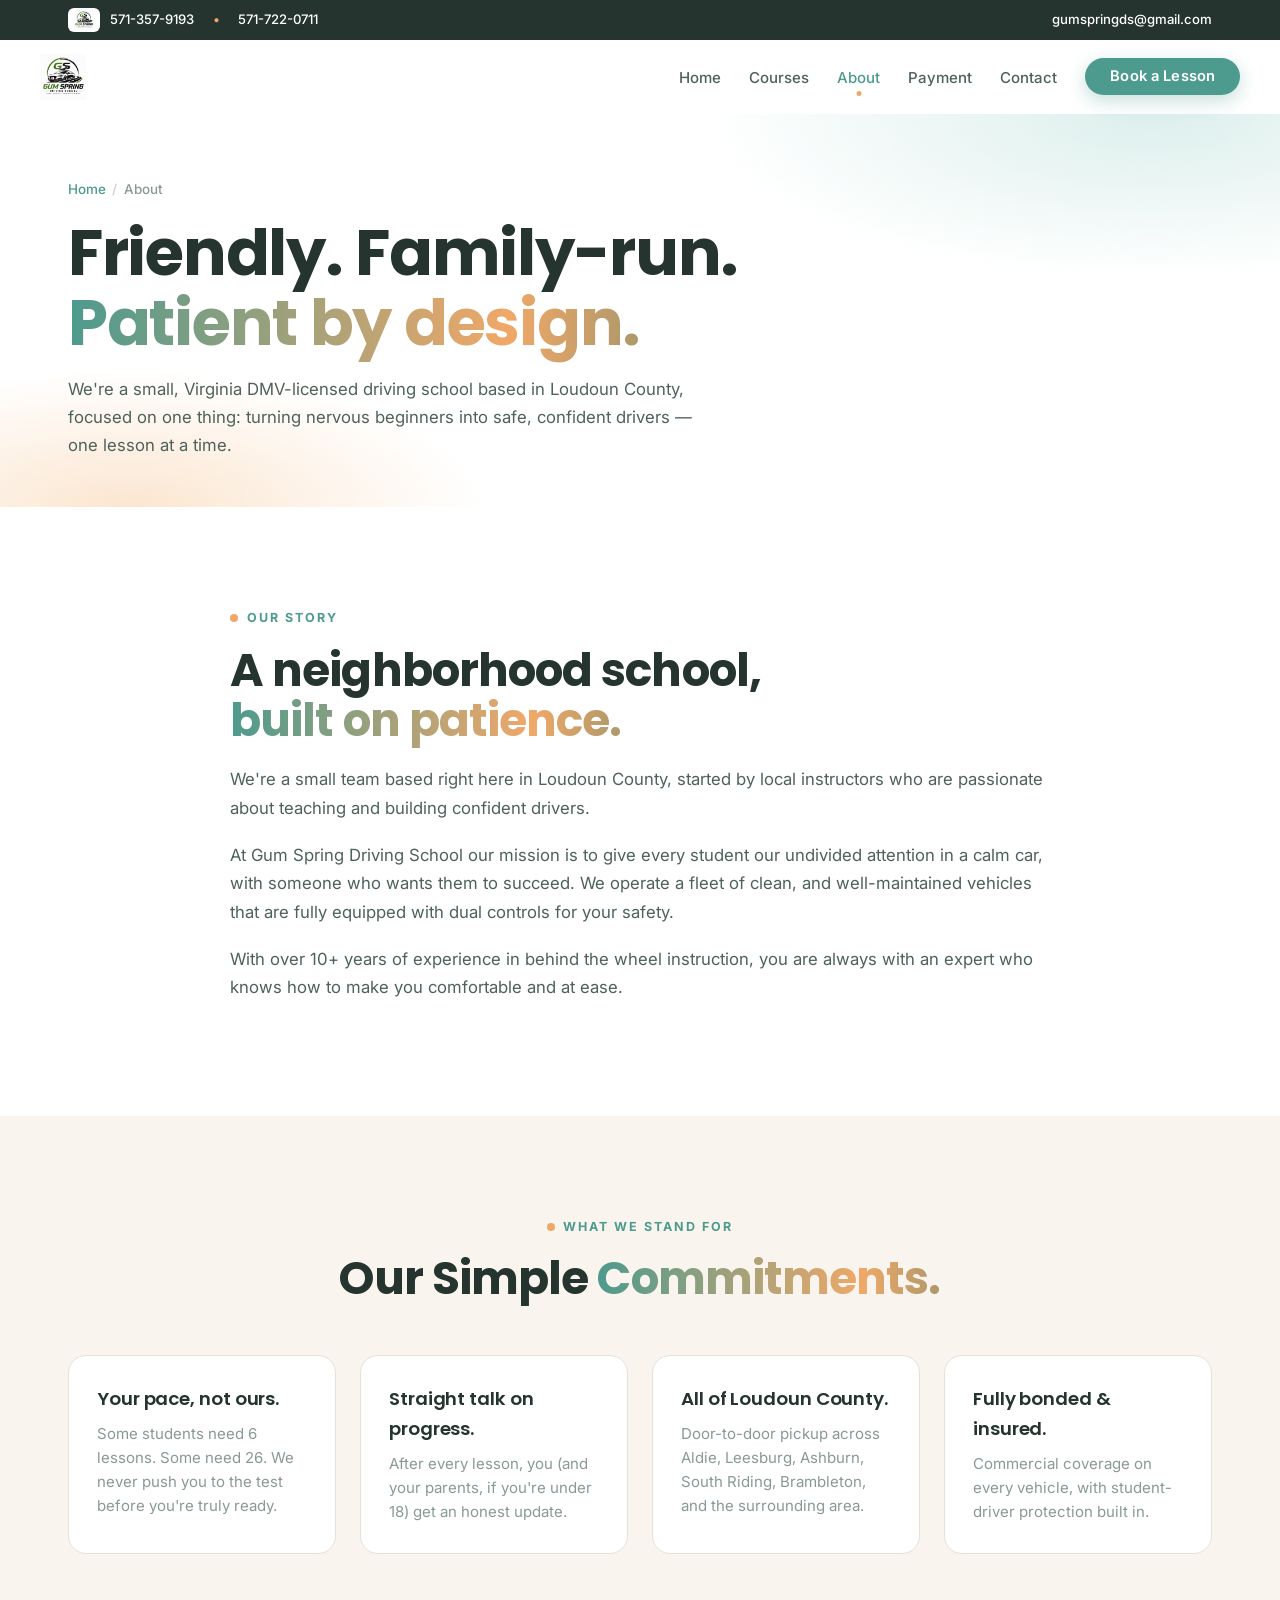
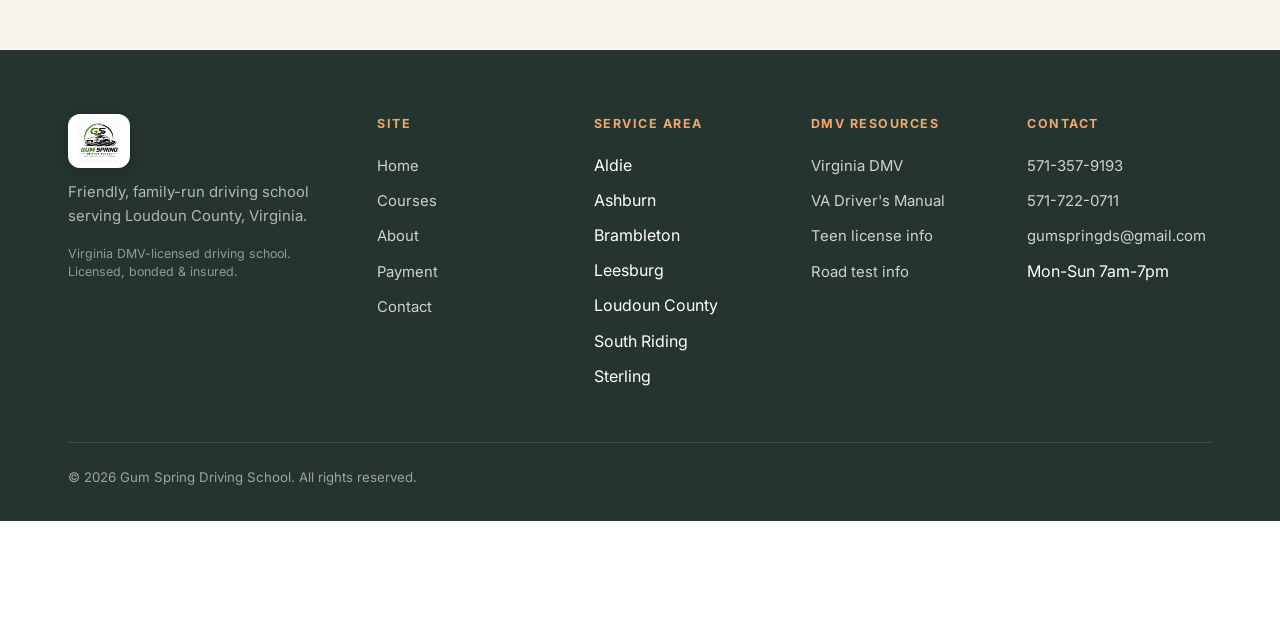
<file: pages/about.html>
<!DOCTYPE html>
<html lang="en">
<head>
  <meta charset="UTF-8" />
  <meta name="viewport" content="width=device-width, initial-scale=1.0" />
  <meta name="theme-color" content="#4d9a8e" />
  <title>About Us | Gum Spring Driving School in Loudoun County, VA</title>
  <meta name="description" content="A family-run, Virginia DMV-licensed driving school in Loudoun County. Built on patience, safety, and one-on-one driving instruction." />
  <meta name="robots" content="index, follow" />
  <link rel="canonical" href="https://gumspringdriving.com/pages/about.html" />

  <meta property="og:type" content="website" />
  <meta property="og:title" content="About Gum Spring Driving School" />
  <meta property="og:description" content="A family-run driving school in Loudoun County, Virginia." />
  <meta property="og:url" content="https://gumspringdriving.com/pages/about.html" />

  <link rel="icon" href="data:image/svg+xml,%3Csvg xmlns='http://www.w3.org/2000/svg' viewBox='0 0 32 32'%3E%3Crect width='32' height='32' rx='9' fill='%234d9a8e'/%3E%3Ccircle cx='16' cy='17' r='7' fill='none' stroke='white' stroke-width='2.2'/%3E%3Ccircle cx='16' cy='17' r='1.8' fill='white'/%3E%3Cpath d='M16 12v-2M16 22v2M11 17h-2M21 17h2' stroke='white' stroke-width='2.2' stroke-linecap='round'/%3E%3Cpath d='M22 8c2-1 3 0 3 2-2 1-3 0-3-2z' fill='%23f0a868'/%3E%3C/svg%3E" />

  <link rel="preconnect" href="https://fonts.googleapis.com">
  <link rel="preconnect" href="https://fonts.gstatic.com" crossorigin>
  <link href="https://fonts.googleapis.com/css2?family=Poppins:wght@500;600;700;800&family=Inter:wght@400;500;600;700&display=swap" rel="stylesheet">
  <link rel="stylesheet" href="../css/styles.css">
</head>
<body>

<a href="#main" class="skip-link">Skip to main content</a>
<div class="scroll-progress"></div>

<div class="topbar">
  <div class="container topbar-inner">
    <div class="topbar-contact-left">
      <img src="../assets/images/logo.png" alt="Gum Spring Driving School" class="topbar-logo" />
      <a href="tel:5713579193">571-357-9193</a>
      <span class="dot">&bull;</span>
      <a href="tel:5717220711">571-722-0711</a>
    </div>
    <div><a href="mailto:gumspringds@gmail.com">gumspringds@gmail.com</a></div>
  </div>
</div>

<header class="site-header">
  <div class="container nav">
    <a href="../index.html" class="brand" aria-label="Gum Spring Driving School home"><img src="../assets/images/logo.png" alt="Gum Spring Driving School" class="brand-logo" /></a>
    <ul class="nav-links">
      <li><a href="../index.html">Home</a></li>
      <li><a href="services.html">Courses</a></li>
      <li><a href="about.html">About</a></li>
      <li><a href="payment.html">Payment</a></li>
      <li><a href="contact.html">Contact</a></li>
      <li><a href="contact.html" class="nav-cta">Book a Lesson</a></li>
    </ul>
    <button class="menu-toggle" aria-label="Toggle menu" aria-expanded="false">
      <span></span><span></span><span></span>
    </button>
  </div>
</header>

<main id="main">

<section class="page-hero">
  <div class="container">
    <nav class="crumbs" aria-label="Breadcrumb"><a href="../index.html">Home</a><span class="sep">/</span>About</nav>
    <h1 class="display">Friendly. Family-run. <span class="accent">Patient by design.</span></h1>
    <p>We're a small, Virginia DMV-licensed driving school based in Loudoun County, focused on one thing: turning nervous beginners into safe, confident drivers — one lesson at a time.</p>
  </div>
</section>

<section class="section">
  <div class="container">
    <div class="story-grid story-grid--text-only">
      <div class="story-text reveal">
        <div class="eyebrow" style="margin-bottom:1rem;">Our story</div>
        <h2 class="display" style="margin-bottom:1.25rem;">A neighborhood school, <span class="accent">built on patience.</span></h2>
        <p>
          We're a small team based right here in Loudoun County, started by local instructors who are passionate about teaching and building confident drivers.
        </p>
        <p>
          At Gum Spring Driving School our mission is to give every student our undivided attention in a calm car, with someone who wants them to succeed. We operate a fleet of clean, and well-maintained vehicles that are fully equipped with dual controls for your safety.
        </p>
        <p>
          With over 10+ years of experience in behind the wheel instruction, you are always with an expert who knows how to make you comfortable and at ease.
        </p>
      </div>
    </div>
  </div>
</section>

<section class="section section--soft">
  <div class="container">
    <div class="section-head-center reveal">
      <div class="eyebrow">What we stand for</div>
      <h2 class="display">Our Simple <span class="accent">Commitments.</span></h2>
    </div>

    <div class="features">
      <div class="feature reveal">
        <h4>Your pace, not ours.</h4>
        <p>Some students need 6 lessons. Some need 26. We never push you to the test before you're truly ready.</p>
      </div>
      <div class="feature reveal delay-1">
        <h4>Straight talk on progress.</h4>
        <p>After every lesson, you (and your parents, if you're under 18) get an honest update.</p>
      </div>
      <div class="feature reveal delay-2">
        <h4>All of Loudoun County.</h4>
        <p>Door-to-door pickup across Aldie, Leesburg, Ashburn, South Riding, Brambleton, and the surrounding area.</p>
      </div>
      <div class="feature reveal">
        <h4>Fully bonded &amp; insured.</h4>
        <p>Commercial coverage on every vehicle, with student-driver protection built in.</p>
      </div>
    </div>
  </div>
</section>

</main>

<footer class="site-footer">
  <div class="container">
    <div class="footer-grid">
      <div>
        <div class="footer-brand"><img src="../assets/images/logo.png" alt="Gum Spring Driving School" class="brand-logo" /></div>
        <p class="footer-tag">Friendly, family-run driving school serving Loudoun County, Virginia.</p>
        <p class="footer-license">Virginia DMV-licensed driving school. Licensed, bonded &amp; insured.</p>
      </div>
      <div>
        <h5>Site</h5>
        <ul>
          <li><a href="../index.html">Home</a></li>
          <li><a href="services.html">Courses</a></li>
          <li><a href="about.html">About</a></li>
          <li><a href="payment.html">Payment</a></li>
          <li><a href="contact.html">Contact</a></li>
        </ul>
      </div>
      <div>
        <h5>Service area</h5>
        <ul>
          <li>Aldie</li>
          <li>Ashburn</li>
          <li>Brambleton</li>
          <li>Leesburg</li>
          <li>Loudoun County</li>
          <li>South Riding</li>
           <li>Sterling</li>
        </ul>
      </div>
      <div>
        <h5>DMV resources</h5>
        <ul>
          <li><a href="https://www.dmv.virginia.gov/" target="_blank" rel="noopener noreferrer">Virginia DMV</a></li>
          <li><a href="https://www.dmv.virginia.gov/licenses-ids/exams/manual" target="_blank" rel="noopener noreferrer">VA Driver's Manual</a></li>
          <li><a href="https://www.dmv.virginia.gov/licenses-ids/learners/teen" target="_blank" rel="noopener noreferrer">Teen license info</a></li>
          <li><a href="https://www.dmv.virginia.gov/licenses-ids/exams/road-skills-test" target="_blank" rel="noopener noreferrer">Road test info</a></li>
        </ul>
      </div>
      <div>
        <h5>Contact</h5>
        <ul>
          <li><a href="tel:5713579193">571-357-9193</a></li>
          <li><a href="tel:5717220711">571-722-0711</a></li>
          <li><a href="mailto:gumspringds@gmail.com">gumspringds@gmail.com</a></li>
          <li>Mon-Sun 7am-7pm</li>
        </ul>
      </div>
    </div>
    <div class="footer-bottom">
      <div>© <span id="year">2026</span> Gum Spring Driving School. All rights reserved.</div>
    </div>
  </div>
</footer>

<a href="contact.html" class="fab" aria-label="Book a lesson now">
  <svg viewBox="0 0 24 24" fill="none" stroke="currentColor" stroke-width="2.2" stroke-linecap="round" stroke-linejoin="round">
    <rect x="3" y="4" width="18" height="18" rx="3"/>
    <path d="M16 2v4M8 2v4M3 10h18"/>
    <path d="m9 16 2 2 4-4"/>
  </svg>
  Book Now
</a>

<script src="../js/script.js"></script>
</body>
</html>
</file>
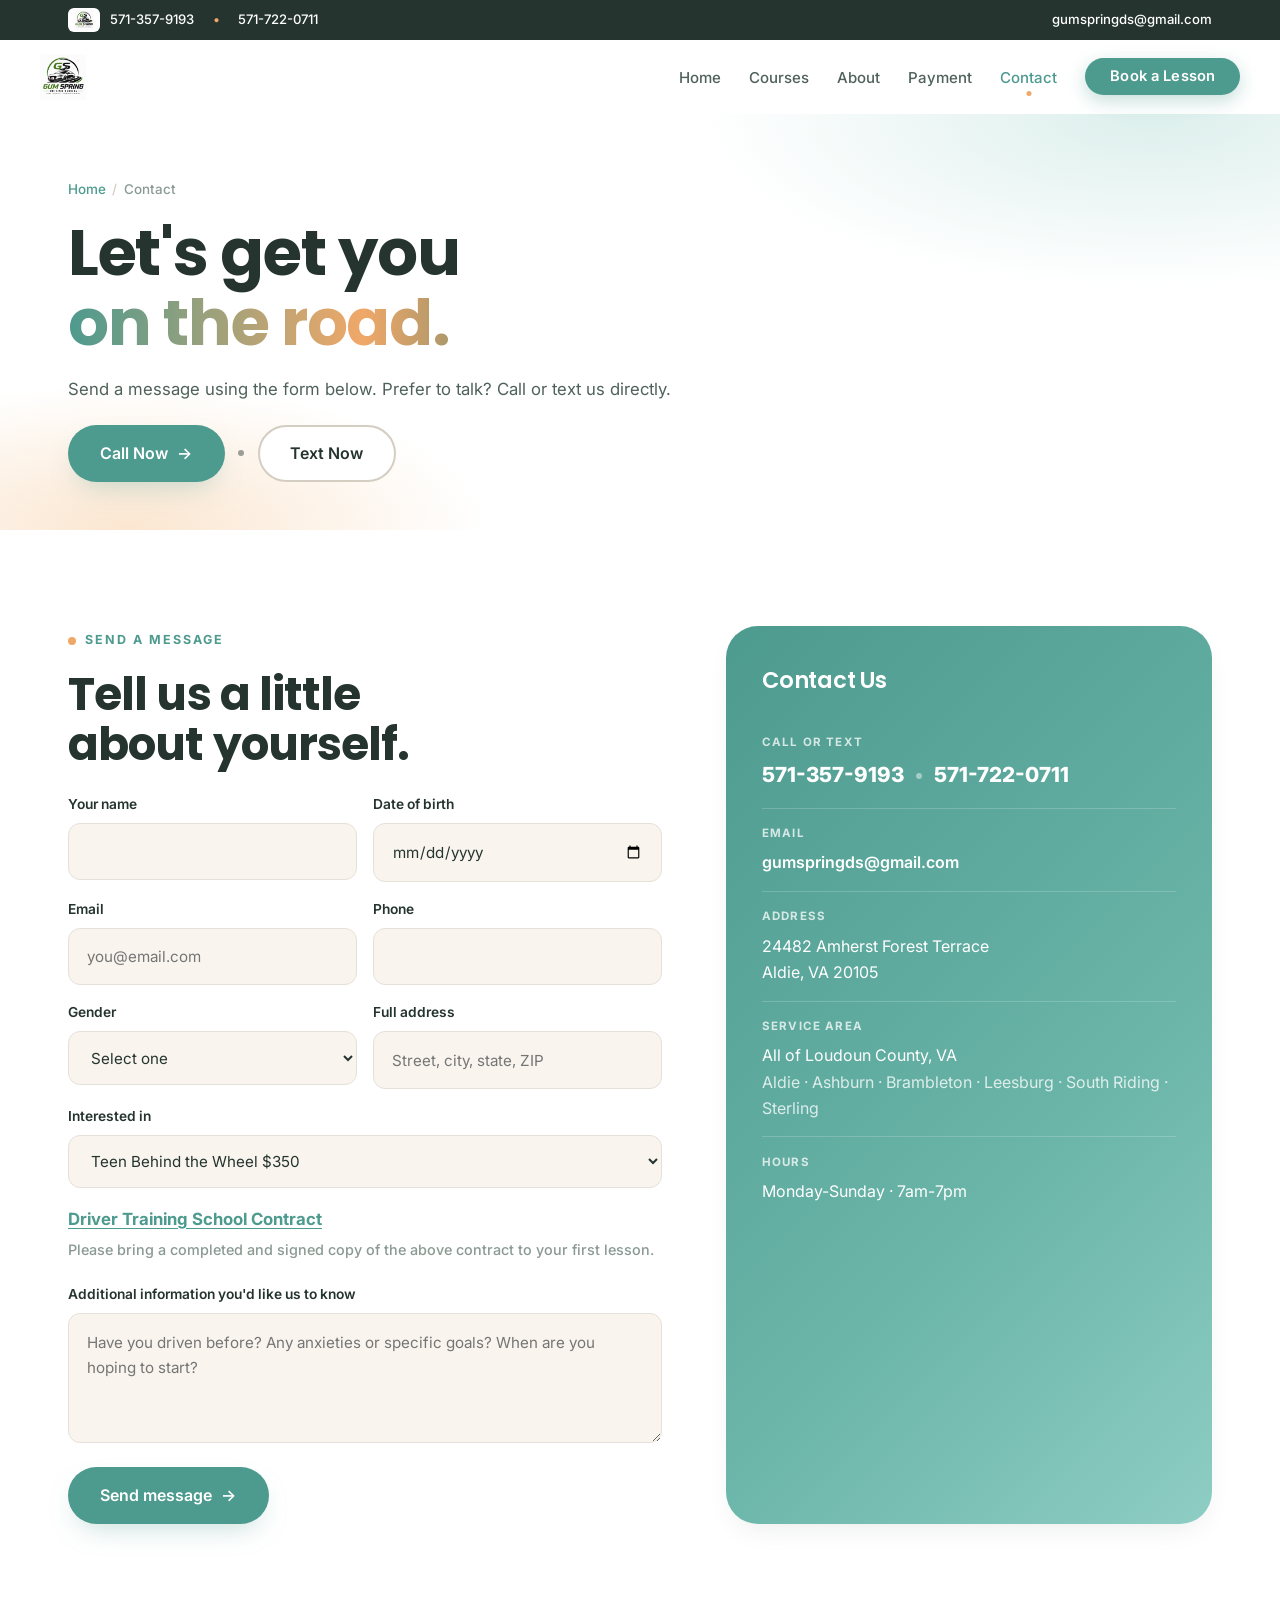
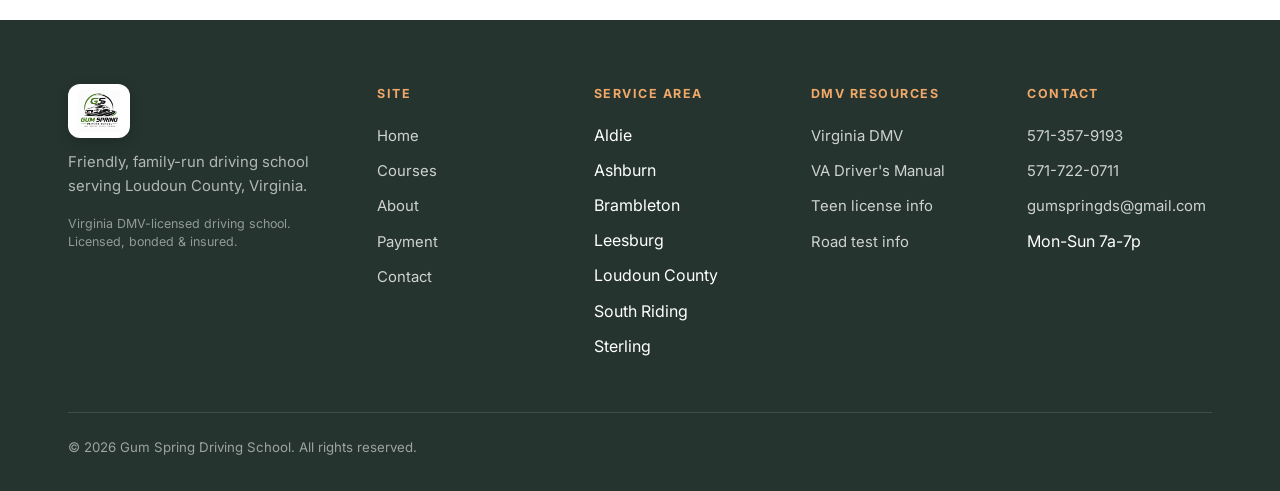
<file: pages/contact.html>
<!DOCTYPE html>
<html lang="en">
<head>
  <meta charset="UTF-8" />
  <meta name="viewport" content="width=device-width, initial-scale=1.0" />
  <meta name="theme-color" content="#4d9a8e" />
  <title>Contact &amp; Booking | Gum Spring Driving School Loudoun County, VA</title>
  <meta name="description" content="Book your first driving lesson in Loudoun County, Virginia. Send a message, call, or text. We respond promptly during open hours." />
  <meta name="robots" content="index, follow" />
  <link rel="canonical" href="https://gumspringdriving.com/pages/contact.html" />

  <meta property="og:type" content="website" />
  <meta property="og:title" content="Contact & Booking — Gum Spring Driving School" />
  <meta property="og:description" content="Book your first driving lesson in Loudoun County, VA." />
  <meta property="og:url" content="https://gumspringdriving.com/pages/contact.html" />

  <link rel="icon" href="data:image/svg+xml,%3Csvg xmlns='http://www.w3.org/2000/svg' viewBox='0 0 32 32'%3E%3Crect width='32' height='32' rx='9' fill='%234d9a8e'/%3E%3Ccircle cx='16' cy='17' r='7' fill='none' stroke='white' stroke-width='2.2'/%3E%3Ccircle cx='16' cy='17' r='1.8' fill='white'/%3E%3Cpath d='M16 12v-2M16 22v2M11 17h-2M21 17h2' stroke='white' stroke-width='2.2' stroke-linecap='round'/%3E%3Cpath d='M22 8c2-1 3 0 3 2-2 1-3 0-3-2z' fill='%23f0a868'/%3E%3C/svg%3E" />

  <link rel="preconnect" href="https://fonts.googleapis.com">
  <link rel="preconnect" href="https://fonts.gstatic.com" crossorigin>
  <link href="https://fonts.googleapis.com/css2?family=Poppins:wght@500;600;700;800&family=Inter:wght@400;500;600;700&display=swap" rel="stylesheet">
  <link rel="stylesheet" href="../css/styles.css">
</head>
<body>

<a href="#main" class="skip-link">Skip to main content</a>
<div class="scroll-progress"></div>

<div class="topbar">
  <div class="container topbar-inner">
    <div class="topbar-contact-left">
      <img src="../assets/images/logo.png" alt="Gum Spring Driving School" class="topbar-logo" />
      <a href="tel:5713579193">571-357-9193</a>
      <span class="dot">&bull;</span>
      <a href="tel:5717220711">571-722-0711</a>
    </div>
    <div><a href="mailto:gumspringds@gmail.com">gumspringds@gmail.com</a></div>
  </div>
</div>

<header class="site-header">
  <div class="container nav">
    <a href="../index.html" class="brand" aria-label="Gum Spring Driving School home"><img src="../assets/images/logo.png" alt="Gum Spring Driving School" class="brand-logo" /></a>
    <ul class="nav-links">
      <li><a href="../index.html">Home</a></li>
      <li><a href="services.html">Courses</a></li>
      <li><a href="about.html">About</a></li>
      <li><a href="payment.html">Payment</a></li>
      <li><a href="contact.html">Contact</a></li>
      <li><a href="contact.html" class="nav-cta">Book a Lesson</a></li>
    </ul>
    <button class="menu-toggle" aria-label="Toggle menu" aria-expanded="false">
      <span></span><span></span><span></span>
    </button>
  </div>
</header>

<main id="main">

<section class="page-hero">
  <div class="container">
    <nav class="crumbs" aria-label="Breadcrumb"><a href="../index.html">Home</a><span class="sep">/</span>Contact</nav>
    <h1 class="display">Let's get you <span class="accent">on the road.</span></h1>
    <p>Send a message using the form below. Prefer to talk? Call or text us directly.</p>
    <div class="contact-hero-actions">
      <a href="tel:5713579193" class="btn btn-primary btn-lg btn-arrow magnetic">Call Now</a>
      <span class="phone-dot" aria-hidden="true"></span>
      <a href="sms:5713579193" class="btn btn-ghost btn-lg magnetic">Text Now</a>
    </div>
  </div>
</section>

<section class="section">
  <div class="container">
    <div class="contact-grid">

      <div class="reveal">
        <div class="eyebrow" style="margin-bottom:1.1rem;">Send a message</div>
        <h2 class="display" style="margin-bottom:1.5rem;">Tell us a little<br/>about yourself.</h2>

        <form class="form"
              action="https://formsubmit.co/gumspringds@gmail.com"
              method="POST"
              novalidate>
          <input type="hidden" name="_subject" value="New lesson booking — gumspringsds.com" />
          <input type="hidden" name="_template" value="table" />
          <input type="hidden" name="_captcha" value="false" />
          <input type="hidden" name="_next" value="https://gumspringdriving.com/pages/thanks.html" />
          <input type="hidden" name="_autoresponse" value="Hi! Thanks for reaching out to Gum Spring Driving School — we got your message and will reply promptly during open hours (Mon-Sun 7a-7p). In the meantime, if it's urgent, feel free to call or text us at 571-357-9193 — we usually pick up. Talk soon, The Gum Spring team" />
          <input type="text" name="_honey" style="display:none" tabindex="-1" autocomplete="off" />

          <div class="form-row">
            <div class="field">
              <label for="name">Your name</label>
              <input type="text" id="name" name="name" required autocomplete="name" />
            </div>
            <div class="field">
              <label for="dob">Date of birth</label>
              <input type="date" id="dob" name="date_of_birth" required autocomplete="bday" />
            </div>
          </div>
          <div class="form-row">
            <div class="field">
              <label for="email">Email</label>
              <input type="email" id="email" name="email" required placeholder="you@email.com" autocomplete="email" />
            </div>
            <div class="field">
              <label for="phone">Phone</label>
              <input type="tel" id="phone" name="phone" autocomplete="tel" />
            </div>
          </div>
          <div class="form-row">
            <div class="field">
              <label for="gender">Gender</label>
              <select id="gender" name="gender" required>
                <option value="">Select one</option>
                <option>Female</option>
                <option>Male</option>
              </select>
            </div>
            <div class="field">
              <label for="address">Full address</label>
              <input type="text" id="address" name="full_address" required placeholder="Street, city, state, ZIP" autocomplete="street-address" />
            </div>
          </div>
          <div class="field">
            <label for="package">Interested in</label>
            <select id="package" name="package">
              <option>Teen Behind the Wheel $350</option>
              <option>One on One Lessons | 1 Class (75 Minutes) $85</option>
              <option>One on One Lessons | 3 Classes (60 Minutes each) $200</option>
              <option>One on One Lessons | 5 Classes (60 Minutes each) $300</option>
              <option>One on One Lessons | 7 Classes (60 Minutes each) $400</option>
              <option>Rent our Vehicle $170</option>
              <option>Not sure — please advise</option>
            </select>
          </div>
          <div class="contract-link">
            <a href="https://www.dmv.virginia.gov/sites/default/files/forms/dts015b.pdf" target="_blank" rel="noopener noreferrer">Driver Training School Contract</a>
            <p>Please bring a completed and signed copy of the above contract to your first lesson.</p>
          </div>
          <div class="field">
            <label for="message">Additional information you'd like us to know</label>
            <textarea id="message" name="message" placeholder="Have you driven before? Any anxieties or specific goals? When are you hoping to start?"></textarea>
          </div>
          <button type="submit" class="btn btn-primary btn-lg btn-arrow magnetic" style="justify-self:start;">Send message</button>
        </form>
      </div>

      <aside class="contact-info reveal delay-1">
        <h3>Contact Us</h3>

        <div class="info-block">
          <span class="label">Call or text</span>
          <div class="phone-pair">
            <a href="tel:5713579193">571-357-9193</a>
            <span class="phone-dot" aria-hidden="true"></span>
            <a href="tel:5717220711">571-722-0711</a>
          </div>
        </div>

        <div class="info-block">
          <span class="label">Email</span>
          <a href="mailto:gumspringds@gmail.com">gumspringds@gmail.com</a>
        </div>

        <div class="info-block">
          <span class="label">Address</span>
          <div>24482 Amherst Forest Terrace</div>
          <div>Aldie, VA 20105</div>
        </div>

        <div class="info-block">
          <span class="label">Service area</span>
          <div>All of Loudoun County, VA</div>
          <div style="opacity:0.78;">Aldie · Ashburn · Brambleton · Leesburg · South Riding · Sterling</div>
        </div>

        <div class="info-block">
          <span class="label">Hours</span>
          <div>Monday-Sunday · 7am-7pm</div>
        </div>

      </aside>
    </div>
  </div>
</section>

</main>

<footer class="site-footer">
  <div class="container">
    <div class="footer-grid">
      <div>
        <div class="footer-brand"><img src="../assets/images/logo.png" alt="Gum Spring Driving School" class="brand-logo" /></div>
        <p class="footer-tag">Friendly, family-run driving school serving Loudoun County, Virginia.</p>
        <p class="footer-license">Virginia DMV-licensed driving school. Licensed, bonded &amp; insured.</p>
      </div>
      <div>
        <h5>Site</h5>
        <ul>
          <li><a href="../index.html">Home</a></li>
          <li><a href="services.html">Courses</a></li>
          <li><a href="about.html">About</a></li>
          <li><a href="payment.html">Payment</a></li>
          <li><a href="contact.html">Contact</a></li>
        </ul>
      </div>
      <div>
        <h5>Service area</h5>
        <ul>
          <li>Aldie</li>
          <li>Ashburn</li>
          <li>Brambleton</li>
          <li>Leesburg</li>
          <li>Loudoun County</li>
          <li>South Riding</li>
          <li>Sterling</li>
        </ul>
      </div>
      <div>
        <h5>DMV resources</h5>
        <ul>
          <li><a href="https://www.dmv.virginia.gov/" target="_blank" rel="noopener noreferrer">Virginia DMV</a></li>
          <li><a href="https://www.dmv.virginia.gov/licenses-ids/exams/manual" target="_blank" rel="noopener noreferrer">VA Driver's Manual</a></li>
          <li><a href="https://www.dmv.virginia.gov/licenses-ids/learners/teen" target="_blank" rel="noopener noreferrer">Teen license info</a></li>
          <li><a href="https://www.dmv.virginia.gov/licenses-ids/exams/road-skills-test" target="_blank" rel="noopener noreferrer">Road test info</a></li>
        </ul>
      </div>
      <div>
        <h5>Contact</h5>
        <ul>
          <li><a href="tel:5713579193">571-357-9193</a></li>
          <li><a href="tel:5717220711">571-722-0711</a></li>
          <li><a href="mailto:gumspringds@gmail.com">gumspringds@gmail.com</a></li>
          <li>Mon-Sun 7a-7p</li>
        </ul>
      </div>
    </div>
    <div class="footer-bottom">
      <div>© <span id="year">2026</span> Gum Spring Driving School. All rights reserved.</div>
    </div>
  </div>
</footer>

<script src="../js/script.js"></script>
</body>
</html>
</file>
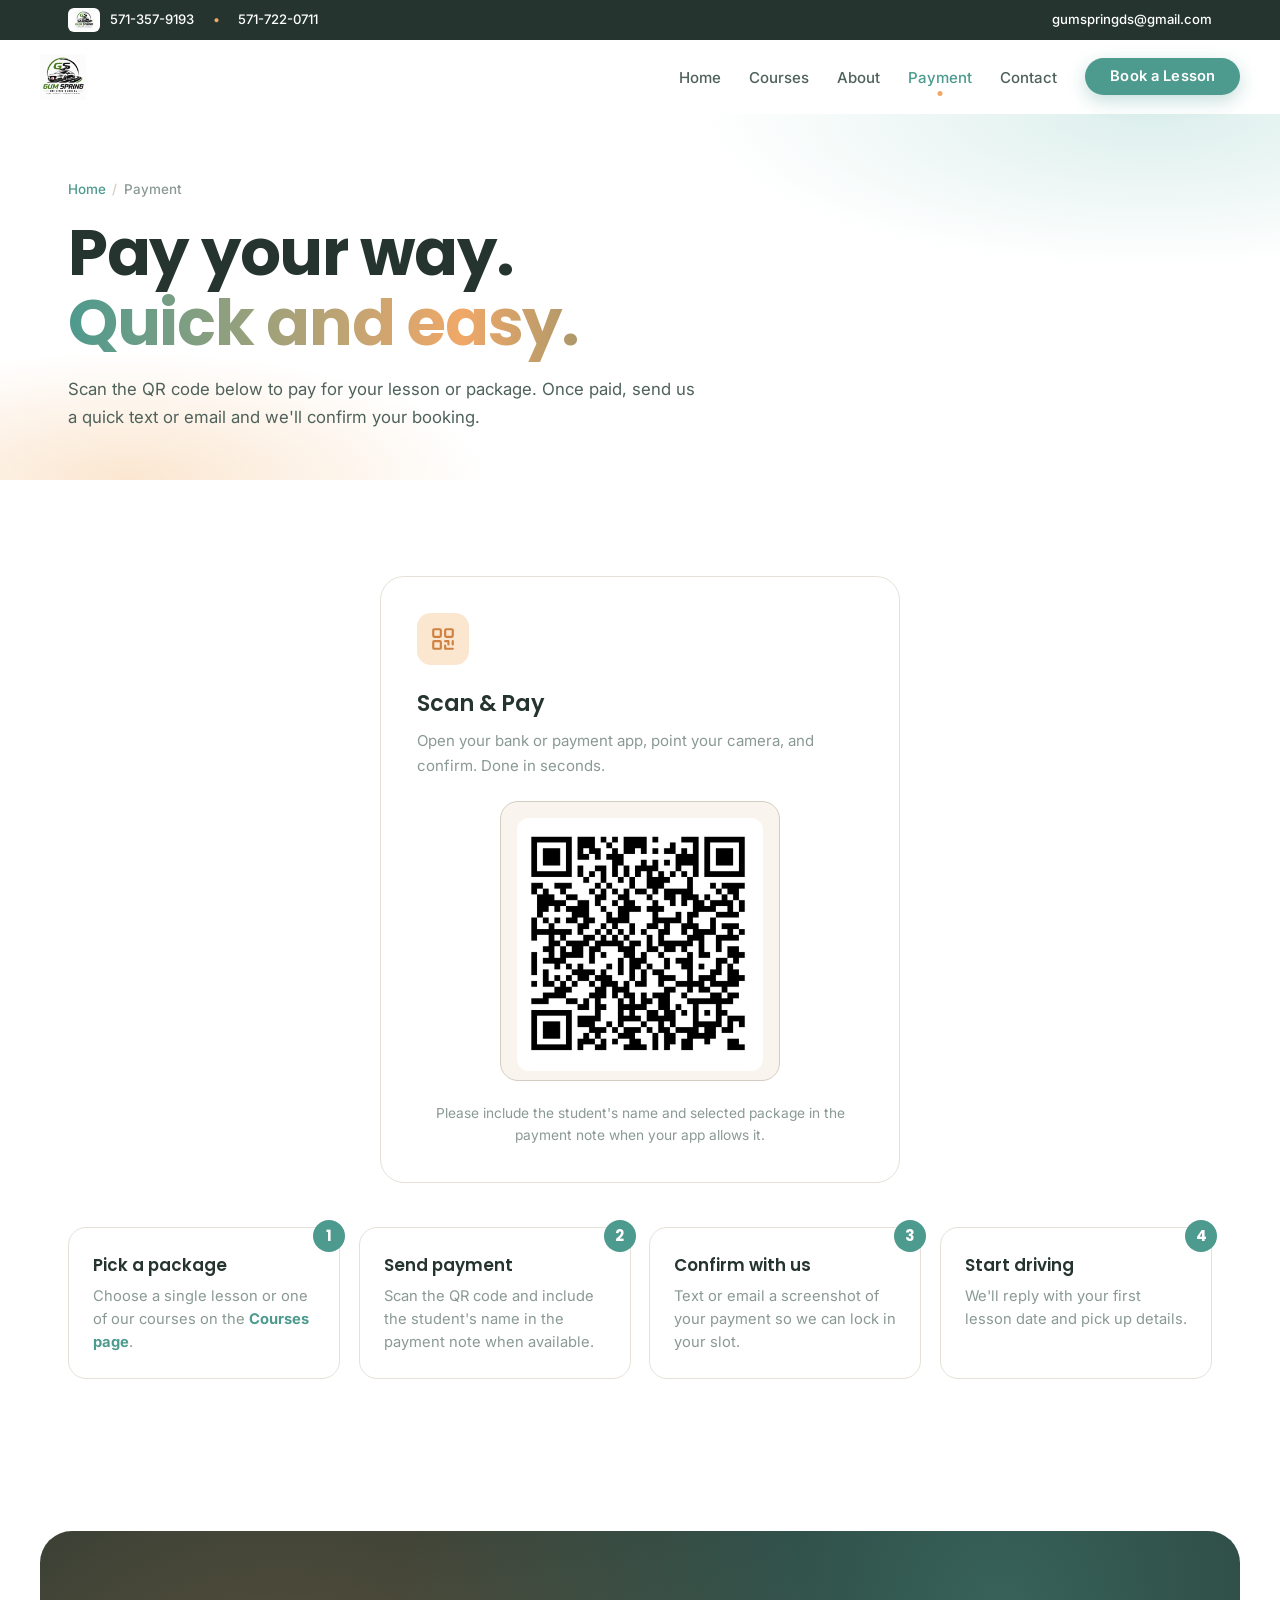
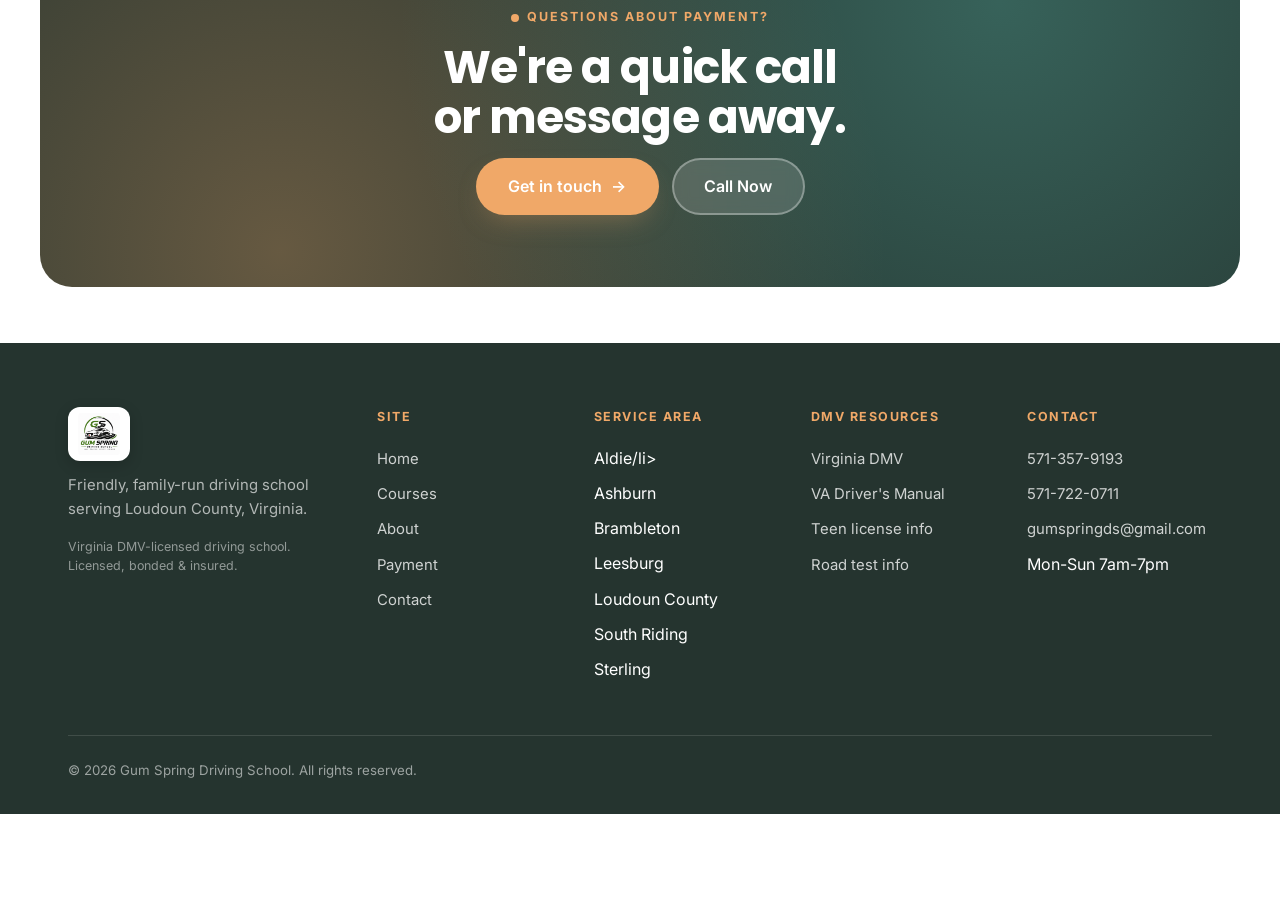
<file: pages/payment.html>
<!DOCTYPE html>
<html lang="en">
<head>
  <meta charset="UTF-8" />
  <meta name="viewport" content="width=device-width, initial-scale=1.0" />
  <meta name="theme-color" content="#4d9a8e" />
  <title>Payment | Gum Spring Driving School</title>
  <meta name="description" content="Pay for your driving lessons by scanning our QR code. Quick, secure, and no extra fees." />
  <meta name="robots" content="index, follow" />
  <link rel="canonical" href="https://gumspringdriving.com/pages/payment.html" />

  <meta property="og:type" content="website" />
  <meta property="og:title" content="Payment — Gum Spring Driving School" />
  <meta property="og:description" content="Pay for your driving lessons by scanning our QR code." />
  <meta property="og:url" content="https://gumspringdriving.com/pages/payment.html" />

  <link rel="icon" href="data:image/svg+xml,%3Csvg xmlns='http://www.w3.org/2000/svg' viewBox='0 0 32 32'%3E%3Crect width='32' height='32' rx='9' fill='%234d9a8e'/%3E%3Ccircle cx='16' cy='17' r='7' fill='none' stroke='white' stroke-width='2.2'/%3E%3Ccircle cx='16' cy='17' r='1.8' fill='white'/%3E%3Cpath d='M16 12v-2M16 22v2M11 17h-2M21 17h2' stroke='white' stroke-width='2.2' stroke-linecap='round'/%3E%3Cpath d='M22 8c2-1 3 0 3 2-2 1-3 0-3-2z' fill='%23f0a868'/%3E%3C/svg%3E" />

  <link rel="preconnect" href="https://fonts.googleapis.com">
  <link rel="preconnect" href="https://fonts.gstatic.com" crossorigin>
  <link href="https://fonts.googleapis.com/css2?family=Poppins:wght@500;600;700;800&family=Inter:wght@400;500;600;700&display=swap" rel="stylesheet">
  <link rel="stylesheet" href="../css/styles.css">
</head>
<body>

<a href="#main" class="skip-link">Skip to main content</a>
<div class="scroll-progress"></div>

<div class="topbar">
  <div class="container topbar-inner">
    <div class="topbar-contact-left">
      <img src="../assets/images/logo.png" alt="Gum Spring Driving School" class="topbar-logo" />
      <a href="tel:5713579193">571-357-9193</a>
      <span class="dot">&bull;</span>
      <a href="tel:5717220711">571-722-0711</a>
    </div>
    <div><a href="mailto:gumspringds@gmail.com">gumspringds@gmail.com</a></div>
  </div>
</div>

<header class="site-header">
  <div class="container nav">
    <a href="../index.html" class="brand" aria-label="Gum Spring Driving School home"><img src="../assets/images/logo.png" alt="Gum Spring Driving School" class="brand-logo" /></a>
    <ul class="nav-links">
      <li><a href="../index.html">Home</a></li>
      <li><a href="services.html">Courses</a></li>
      <li><a href="about.html">About</a></li>
      <li><a href="payment.html">Payment</a></li>
      <li><a href="contact.html">Contact</a></li>
      <li><a href="contact.html" class="nav-cta">Book a Lesson</a></li>
    </ul>
    <button class="menu-toggle" aria-label="Toggle menu" aria-expanded="false">
      <span></span><span></span><span></span>
    </button>
  </div>
</header>

<main id="main">

<section class="page-hero">
  <div class="container">
    <nav class="crumbs" aria-label="Breadcrumb"><a href="../index.html">Home</a><span class="sep">/</span>Payment</nav>
    <h1 class="display">Pay your way. <span class="accent">Quick and easy.</span></h1>
    <p>Scan the QR code below to pay for your lesson or package. Once paid, send us a quick text or email and we'll confirm your booking.</p>
  </div>
</section>

<section class="section">
  <div class="container">
    <div class="pay-grid pay-grid--single">

      <div class="pay-card qr reveal">
        <div class="pay-icon" aria-hidden="true">
          <svg viewBox="0 0 24 24" fill="none" stroke="currentColor" stroke-width="2" stroke-linecap="round" stroke-linejoin="round">
            <rect x="3" y="3" width="7" height="7" rx="1"/><rect x="14" y="3" width="7" height="7" rx="1"/><rect x="3" y="14" width="7" height="7" rx="1"/><path d="M14 14h3v3M21 14v3M14 18v3h3M18 21h3"/>
          </svg>
        </div>
        <h3>Scan &amp; Pay</h3>
        <p class="pay-sub">Open your bank or payment app, point your camera, and confirm. Done in seconds.</p>

        <div class="qr-frame" aria-label="Zelle payment QR code">
          <img src="../assets/images/ZelleQRCode.webp" alt="Zelle QR code for Gum Spring Driving School payment" loading="lazy" />
        </div>

        <p style="font-size:0.86rem;color:var(--muted);margin-top:auto;line-height:1.55;text-align:center;">
          Please include the student's name and selected package in the payment note when your app allows it.
        </p>
      </div>

    </div>

    <div class="pay-steps">
      <div class="pay-step reveal">
        <div class="step-num">1</div>
        <h4>Pick a package</h4>
        <p>Choose a single lesson or one of our courses on the <a href="services.html" style="color:var(--primary);font-weight:700;">Courses page</a>.</p>
      </div>
      <div class="pay-step reveal delay-1">
        <div class="step-num">2</div>
        <h4>Send payment</h4>
        <p>Scan the QR code and include the student's name in the payment note when available.</p>
      </div>
      <div class="pay-step reveal delay-2">
        <div class="step-num">3</div>
        <h4>Confirm with us</h4>
        <p>Text or email a screenshot of your payment so we can lock in your slot.</p>
      </div>
      <div class="pay-step reveal delay-3">
        <div class="step-num">4</div>
        <h4>Start driving</h4>
        <p>We'll reply with your first lesson date and pick up details.</p>
      </div>
    </div>
  </div>
</section>

<section class="cta-banner reveal" aria-labelledby="cta-heading">
  <div class="eyebrow" style="margin-bottom:0.85rem;">Questions about payment?</div>
  <h2 id="cta-heading" class="display">We're a quick call<br/>or message away.</h2>
  <div class="cta-banner-actions">
    <a href="contact.html" class="btn btn-accent btn-lg btn-arrow magnetic">Get in touch</a>
    <a href="tel:5713579193" class="btn btn-light btn-lg magnetic">Call Now</a>
  </div>
</section>

</main>

<footer class="site-footer">
  <div class="container">
    <div class="footer-grid">
      <div>
        <div class="footer-brand"><img src="../assets/images/logo.png" alt="Gum Spring Driving School" class="brand-logo" /></div>
        <p class="footer-tag">Friendly, family-run driving school serving Loudoun County, Virginia.</p>
        <p class="footer-license">Virginia DMV-licensed driving school. Licensed, bonded &amp; insured.</p>
      </div>
      <div>
        <h5>Site</h5>
        <ul>
          <li><a href="../index.html">Home</a></li>
          <li><a href="services.html">Courses</a></li>
          <li><a href="about.html">About</a></li>
          <li><a href="payment.html">Payment</a></li>
          <li><a href="contact.html">Contact</a></li>
        </ul>
      </div>
      <div>
        <h5>Service area</h5>
        <ul>
          <li>Aldie/li>
          <li>Ashburn</li>
          <li>Brambleton</li>
          <li>Leesburg</li>
          <li>Loudoun County</li>
          <li>South Riding</li>
           <li>Sterling</li>
        </ul>
      </div>
      <div>
        <h5>DMV resources</h5>
        <ul>
          <li><a href="https://www.dmv.virginia.gov/" target="_blank" rel="noopener noreferrer">Virginia DMV</a></li>
          <li><a href="https://www.dmv.virginia.gov/licenses-ids/exams/manual" target="_blank" rel="noopener noreferrer">VA Driver's Manual</a></li>
          <li><a href="https://www.dmv.virginia.gov/licenses-ids/learners/teen" target="_blank" rel="noopener noreferrer">Teen license info</a></li>
          <li><a href="https://www.dmv.virginia.gov/licenses-ids/exams/road-skills-test" target="_blank" rel="noopener noreferrer">Road test info</a></li>
        </ul>
      </div>
      <div>
        <h5>Contact</h5>
        <ul>
          <li><a href="tel:5713579193">571-357-9193</a></li>
          <li><a href="tel:5717220711">571-722-0711</a></li>
          <li><a href="mailto:gumspringds@gmail.com">gumspringds@gmail.com</a></li>
          <li>Mon-Sun 7am-7pm</li>
        </ul>
      </div>
    </div>
    <div class="footer-bottom">
      <div>© <span id="year">2026</span> Gum Spring Driving School. All rights reserved.</div>
    </div>
  </div>
</footer>

<a href="contact.html" class="fab" aria-label="Book a lesson now">
  <svg viewBox="0 0 24 24" fill="none" stroke="currentColor" stroke-width="2.2" stroke-linecap="round" stroke-linejoin="round">
    <rect x="3" y="4" width="18" height="18" rx="3"/>
    <path d="M16 2v4M8 2v4M3 10h18"/>
    <path d="m9 16 2 2 4-4"/>
  </svg>
  Book Now
</a>

<script src="../js/script.js"></script>
</body>
</html>
</file>
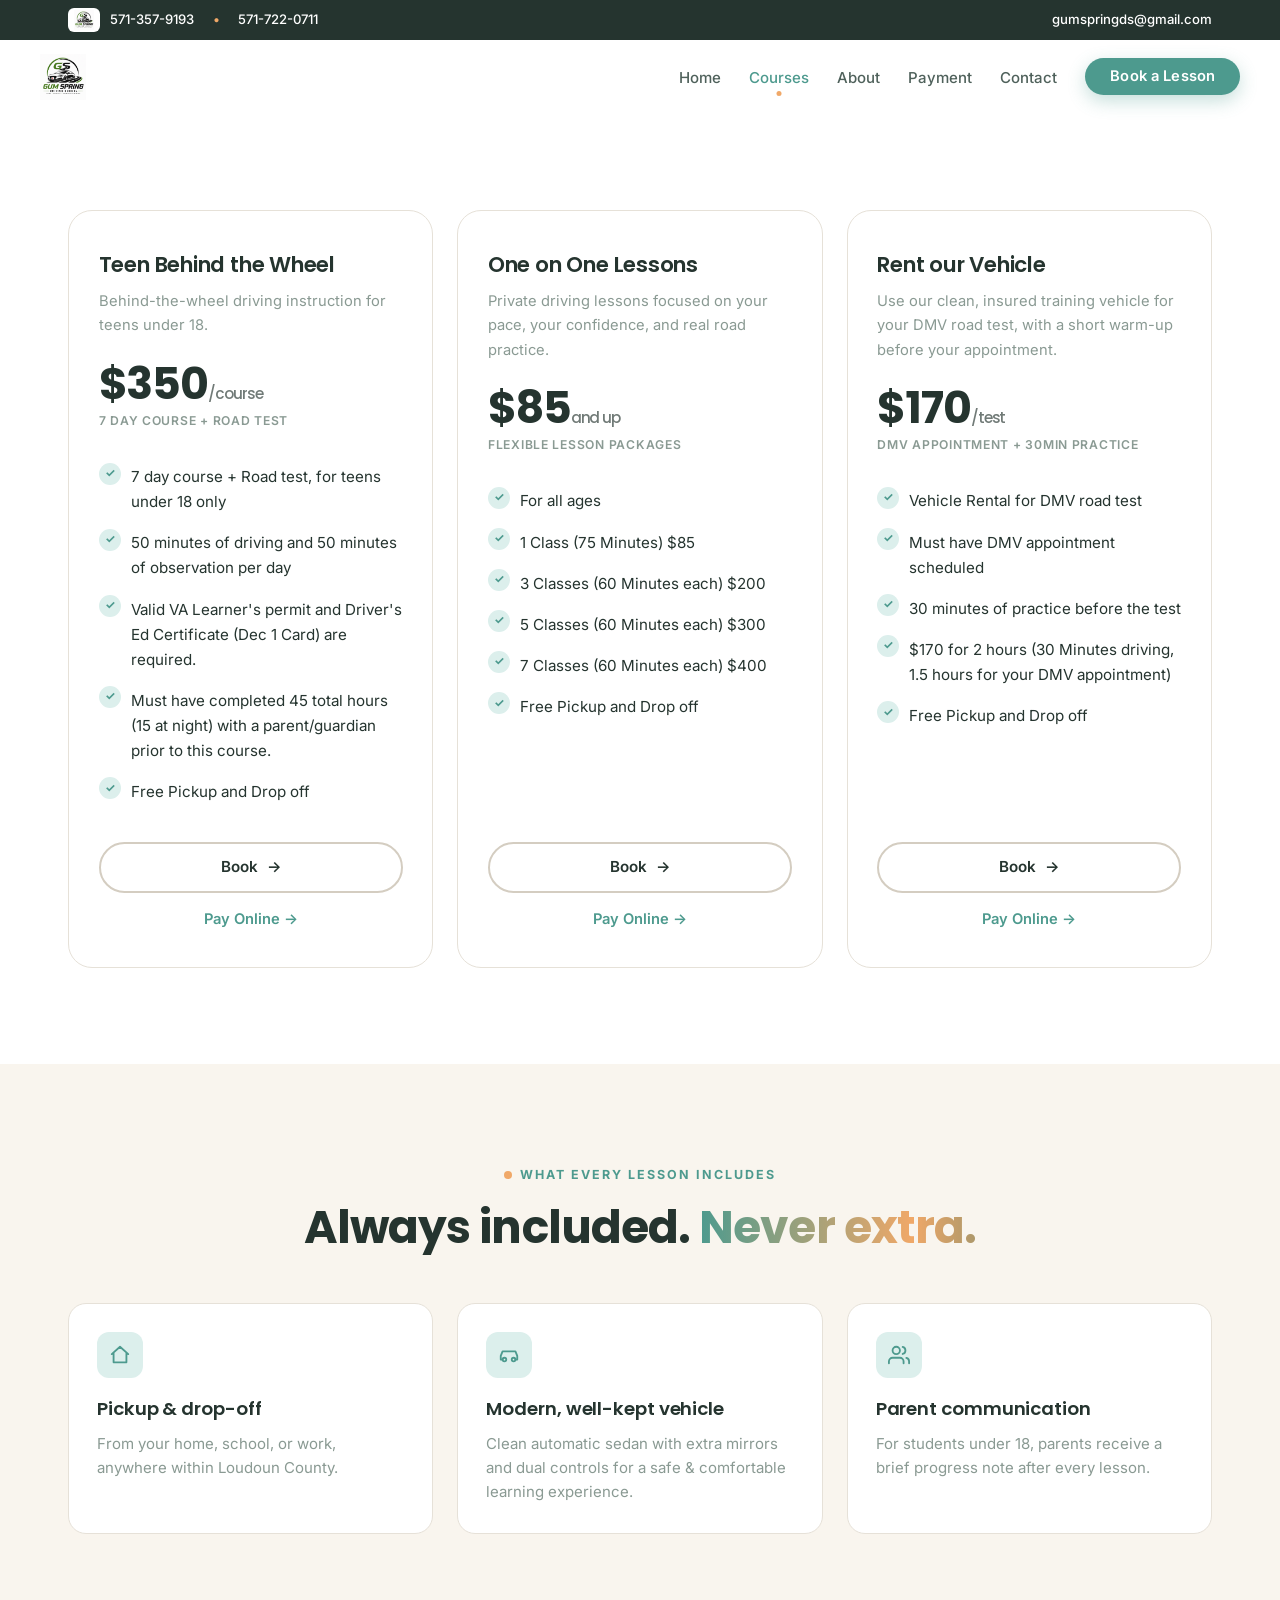
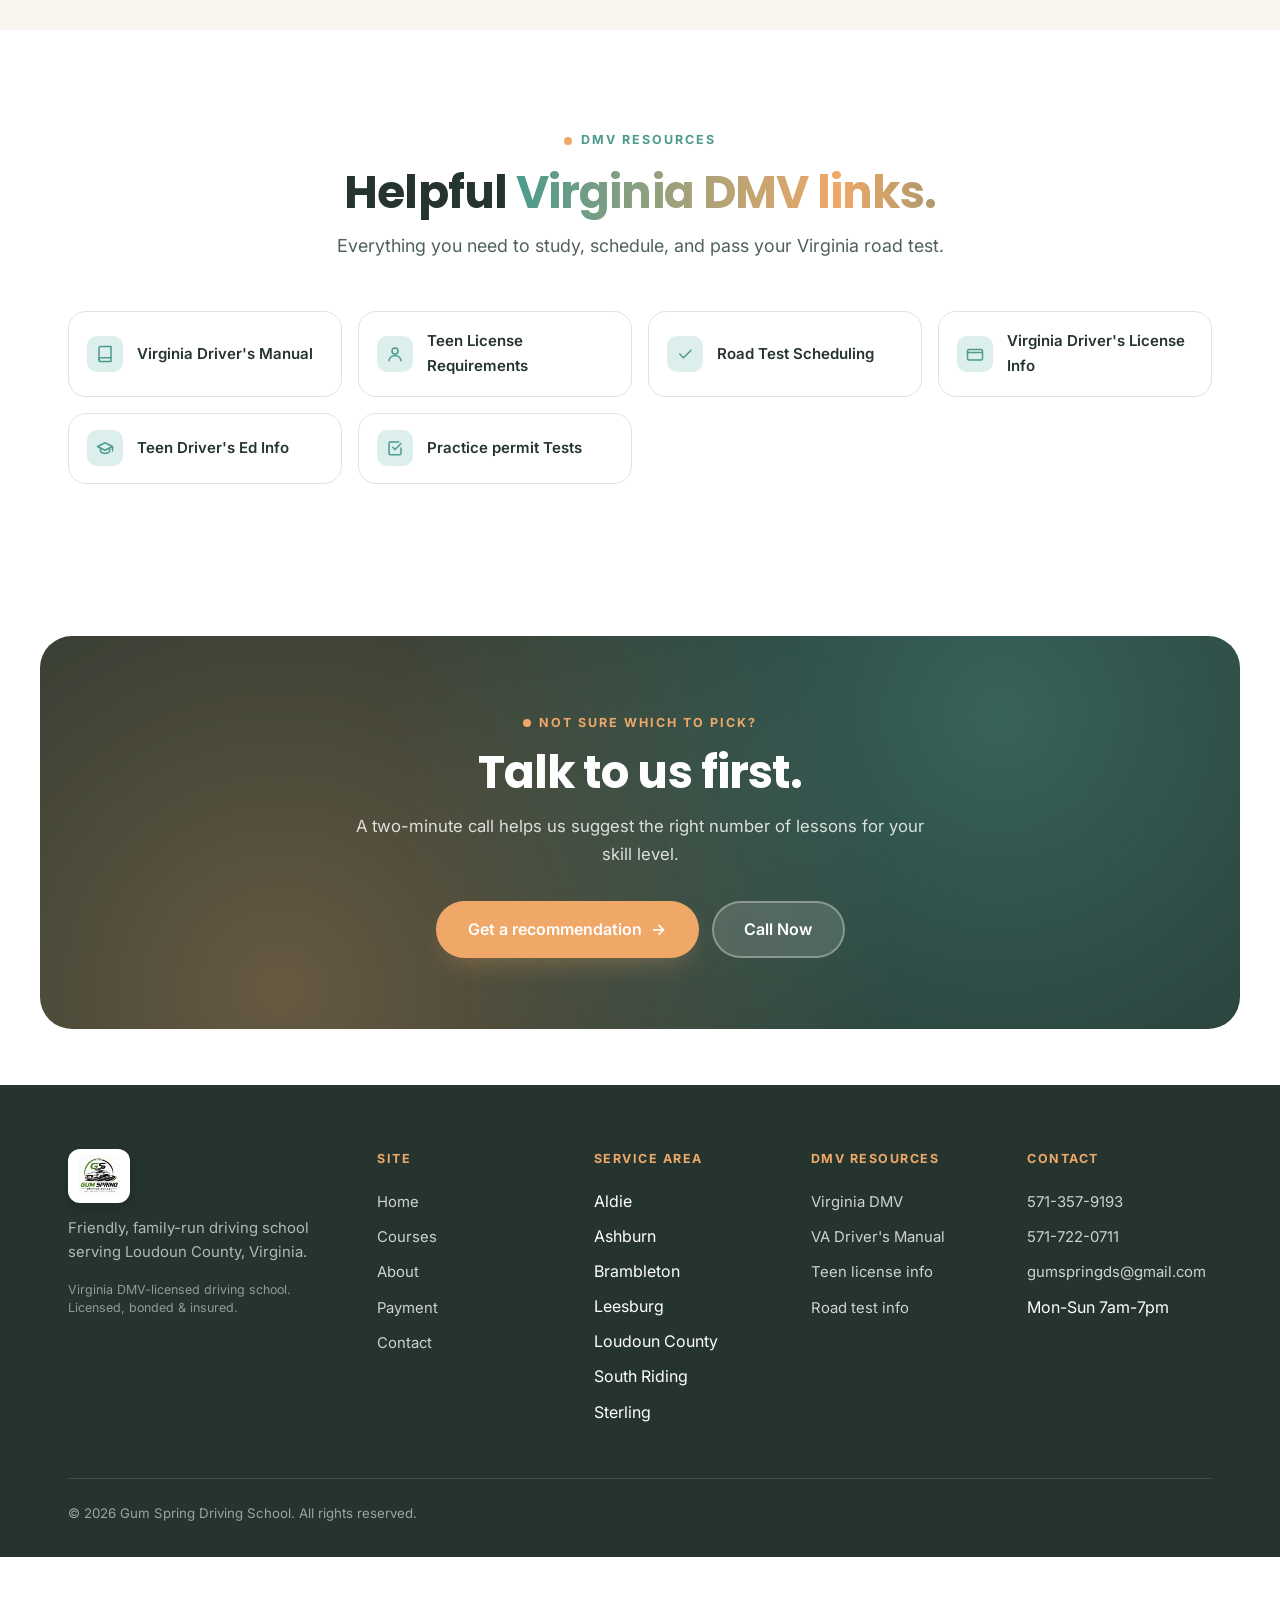
<file: pages/services.html>
<!DOCTYPE html>
<html lang="en">
<head>
  <meta charset="UTF-8" />
  <meta name="viewport" content="width=device-width, initial-scale=1.0" />
  <meta name="theme-color" content="#4d9a8e" />
  <title>Courses &amp; Pricing | Gum Spring Driving School</title>
  <meta name="description" content="Driving courses in Loudoun County, VA. Teen Behind the Wheel, One on One Lessons, and DMV road test vehicle rental." />
  <meta name="robots" content="index, follow" />
  <link rel="canonical" href="https://gumspringdriving.com/pages/services.html" />

  <meta property="og:type" content="website" />
  <meta property="og:title" content="Courses & Pricing | Gum Spring Driving School" />
  <meta property="og:description" content="Driving courses, one on one lessons, and DMV road test vehicle rental in Loudoun County, Virginia." />
  <meta property="og:url" content="https://gumspringdriving.com/pages/services.html" />

  <link rel="icon" href="data:image/svg+xml,%3Csvg xmlns='http://www.w3.org/2000/svg' viewBox='0 0 32 32'%3E%3Crect width='32' height='32' rx='9' fill='%234d9a8e'/%3E%3Ccircle cx='16' cy='17' r='7' fill='none' stroke='white' stroke-width='2.2'/%3E%3Ccircle cx='16' cy='17' r='1.8' fill='white'/%3E%3Cpath d='M16 12v-2M16 22v2M11 17h-2M21 17h2' stroke='white' stroke-width='2.2' stroke-linecap='round'/%3E%3Cpath d='M22 8c2-1 3 0 3 2-2 1-3 0-3-2z' fill='%23f0a868'/%3E%3C/svg%3E" />

  <link rel="preconnect" href="https://fonts.googleapis.com">
  <link rel="preconnect" href="https://fonts.gstatic.com" crossorigin>
  <link href="https://fonts.googleapis.com/css2?family=Poppins:wght@500;600;700;800&family=Inter:wght@400;500;600;700&display=swap" rel="stylesheet">
  <link rel="stylesheet" href="../css/styles.css">

  <script type="application/ld+json">
  {
    "@context": "https://schema.org",
    "@type": "Service",
    "serviceType": "Driving Lessons",
    "provider": {
      "@type": "AutoSchool",
      "name": "Gum Spring Driving School",
      "url": "https://gumspringdriving.com/"
    },
    "areaServed": { "@type": "AdministrativeArea", "name": "Loudoun County, VA" },
    "hasOfferCatalog": {
      "@type": "OfferCatalog",
      "name": "Driving Lesson Packages",
      "itemListElement": [
        { "@type": "Offer", "name": "One on One Lessons", "price": "85", "priceCurrency": "USD", "description": "Private driving lessons focused on your pace, confidence, and real road practice" },
        { "@type": "Offer", "name": "Teen Behind the Wheel", "price": "350", "priceCurrency": "USD", "description": "7 day course and road test for students under 18" },
        { "@type": "Offer", "name": "Rent our Vehicle", "price": "170", "priceCurrency": "USD", "description": "Vehicle rental for DMV road test with 30 minutes of practice" }
      ]
    }
  }
  </script>
</head>
<body>

<a href="#main" class="skip-link">Skip to main content</a>
<div class="scroll-progress"></div>

<div class="topbar">
  <div class="container topbar-inner">
    <div class="topbar-contact-left">
      <img src="../assets/images/logo.png" alt="Gum Spring Driving School" class="topbar-logo" />
      <a href="tel:5713579193">571-357-9193</a>
      <span class="dot">&bull;</span>
      <a href="tel:5717220711">571-722-0711</a>
    </div>
    <div><a href="mailto:gumspringds@gmail.com">gumspringds@gmail.com</a></div>
  </div>
</div>

<header class="site-header">
  <div class="container nav">
    <a href="../index.html" class="brand" aria-label="Gum Spring Driving School home"><img src="../assets/images/logo.png" alt="Gum Spring Driving School" class="brand-logo" /></a>
    <ul class="nav-links">
      <li><a href="../index.html">Home</a></li>
      <li><a href="services.html">Courses</a></li>
      <li><a href="about.html">About</a></li>
      <li><a href="payment.html">Payment</a></li>
      <li><a href="contact.html">Contact</a></li>
      <li><a href="contact.html" class="nav-cta">Book a Lesson</a></li>
    </ul>
    <button class="menu-toggle" aria-label="Toggle menu" aria-expanded="false">
      <span></span><span></span><span></span>
    </button>
  </div>
</header>

<main id="main">

<section class="section">
  <div class="container">
    <div class="pricing-grid pricing-grid--three">

            <div class="price-card reveal delay-2" id="course">
        <h3 class="price-name">Teen Behind the Wheel</h3>
        <p class="price-desc">Behind-the-wheel driving instruction for teens under 18.</p>
        <div class="price-num">$350<small>/course</small></div>
        <div class="price-unit">7 day course + road test</div>
        <ul class="price-features">
          <li>7 day course + Road test, for teens under 18 only</li>
          <li>50 minutes of driving and 50 minutes of observation per day</li>
          <li>Valid VA Learner's permit and Driver's Ed Certificate (Dec 1 Card) are required.</li>
          <li>Must have completed 45 total hours (15 at night) with a parent/guardian prior to this course.</li>
          <li>Free Pickup and Drop off</li>
        </ul>
        <div class="price-actions">
          <a href="contact.html" class="btn btn-ghost btn-arrow magnetic">Book</a>
          <a href="payment.html" class="course-cta">Pay Online &rarr;</a>
        </div>
      </div>

      <div class="price-card reveal delay-1" id="single">
        <h3 class="price-name">One on One Lessons</h3>
        <p class="price-desc">Private driving lessons focused on your pace, your confidence, and real road practice.</p>
        <div class="price-num">$85<small>and up</small></div>
        <div class="price-unit">Flexible lesson packages</div>
        <ul class="price-features">
          <li>For all ages</li>
          <li>1 Class (75 Minutes) $85</li>
          <li>3 Classes (60 Minutes each) $200</li>
          <li>5 Classes (60 Minutes each) $300</li>
          <li>7 Classes (60 Minutes each) $400</li>
          <li>Free Pickup and Drop off</li>
        </ul>
        <div class="price-actions">
          <a href="contact.html" class="btn btn-ghost btn-arrow magnetic">Book</a>
          <a href="payment.html" class="course-cta">Pay Online &rarr;</a>
        </div>
      </div>

            <div class="price-card reveal" id="vehicle-rental">
        <h3 class="price-name">Rent our Vehicle</h3>
        <p class="price-desc">Use our clean, insured training vehicle for your DMV road test, with a short warm-up before your appointment.</p>
        <div class="price-num">$170<small>/test</small></div>
        <div class="price-unit">DMV appointment + 30min practice</div>
        <ul class="price-features">
          <li>Vehicle Rental for DMV road test</li>
          <li>Must have DMV appointment scheduled</li>
          <li>30 minutes of practice before the test</li>
          <li>$170 for 2 hours (30 Minutes driving, 1.5 hours for your DMV appointment)</li>
          <li>Free Pickup and Drop off</li>
        </ul>
        <div class="price-actions">
          <a href="contact.html" class="btn btn-ghost btn-arrow magnetic">Book</a>
          <a href="payment.html" class="course-cta">Pay Online &rarr;</a>
        </div>
      </div>

    </div>
  </div>
</section>

<section class="section section--soft">
  <div class="container">
    <div class="section-head-center reveal">
      <div class="eyebrow">What every lesson includes</div>
      <h2 class="display">Always included. <span class="accent">Never extra.</span></h2>
    </div>

    <div class="features">
      <div class="feature reveal">
        <div class="feature-icon" aria-hidden="true">
          <svg viewBox="0 0 24 24" fill="none" stroke="currentColor" stroke-width="2" stroke-linecap="round" stroke-linejoin="round"><path d="M3 11l9-8 9 8M5 10v10h14V10"/></svg>
        </div>
        <h4>Pickup &amp; drop-off</h4>
        <p>From your home, school, or work, anywhere within Loudoun County.</p>
      </div>
      <div class="feature reveal delay-1">
        <div class="feature-icon" aria-hidden="true">
          <svg viewBox="0 0 24 24" fill="none" stroke="currentColor" stroke-width="2" stroke-linecap="round" stroke-linejoin="round"><circle cx="7" cy="17" r="2"/><circle cx="17" cy="17" r="2"/><path d="M5 17H3v-4l2-5h14l2 5v4h-2"/></svg>
        </div>
        <h4>Modern, well-kept vehicle</h4>
        <p>Clean automatic sedan with extra mirrors and dual controls for a safe & comfortable learning experience.</p>
      </div>
      <div class="feature reveal delay-2">
        <div class="feature-icon" aria-hidden="true">
          <svg viewBox="0 0 24 24" fill="none" stroke="currentColor" stroke-width="2" stroke-linecap="round" stroke-linejoin="round"><path d="M17 21v-2a4 4 0 0 0-4-4H5a4 4 0 0 0-4 4v2"/><circle cx="9" cy="7" r="4"/><path d="M23 21v-2a4 4 0 0 0-3-3.87M16 3.13a4 4 0 0 1 0 7.75"/></svg>
        </div>
        <h4>Parent communication</h4>
        <p>For students under 18, parents receive a brief progress note after every lesson.</p>
      </div>
    </div>
  </div>
</section>

<section class="section">
  <div class="container">
    <div class="section-head-center reveal">
      <div class="eyebrow">DMV resources</div>
      <h2 class="display">Helpful <span class="accent">Virginia DMV links.</span></h2>
      <p class="lead">Everything you need to study, schedule, and pass your Virginia road test.</p>
    </div>

    <div class="resources">
      <a class="resource" href="https://www.dmv.virginia.gov/licenses-ids/exams/manual" target="_blank" rel="noopener noreferrer">
        <span class="resource-icon" aria-hidden="true"><svg viewBox="0 0 24 24" fill="none" stroke="currentColor" stroke-width="2" stroke-linecap="round" stroke-linejoin="round"><path d="M4 19.5A2.5 2.5 0 0 1 6.5 17H20"/><path d="M6.5 2H20v20H6.5A2.5 2.5 0 0 1 4 19.5v-15A2.5 2.5 0 0 1 6.5 2z"/></svg></span>
        Virginia Driver's Manual
      </a>
      <a class="resource" href="https://www.dmv.virginia.gov/licenses-ids/learners/teen" target="_blank" rel="noopener noreferrer">
        <span class="resource-icon" aria-hidden="true"><svg viewBox="0 0 24 24" fill="none" stroke="currentColor" stroke-width="2" stroke-linecap="round" stroke-linejoin="round"><circle cx="12" cy="8" r="4"/><path d="M4 21c0-4 4-7 8-7s8 3 8 7"/></svg></span>
        Teen License Requirements
      </a>
      <a class="resource" href="https://www.dmv.virginia.gov/licenses-ids/exams/road-skills-test" target="_blank" rel="noopener noreferrer">
        <span class="resource-icon" aria-hidden="true"><svg viewBox="0 0 24 24" fill="none" stroke="currentColor" stroke-width="2" stroke-linecap="round" stroke-linejoin="round"><path d="M5 12l5 5L20 7"/></svg></span>
        Road Test Scheduling
      </a>
      <a class="resource" href="https://www.dmv.virginia.gov/licenses-ids" target="_blank" rel="noopener noreferrer">
        <span class="resource-icon" aria-hidden="true"><svg viewBox="0 0 24 24" fill="none" stroke="currentColor" stroke-width="2" stroke-linecap="round" stroke-linejoin="round"><rect x="2" y="6" width="20" height="14" rx="2"/><path d="M2 10h20"/></svg></span>
        Virginia Driver's License Info
      </a>
      <a class="resource" href="https://www.dmv.virginia.gov/licenses-ids/learners/ed-reqs" target="_blank" rel="noopener noreferrer">
        <span class="resource-icon" aria-hidden="true"><svg viewBox="0 0 24 24" fill="none" stroke="currentColor" stroke-width="2" stroke-linecap="round" stroke-linejoin="round"><path d="M22 10v6M2 10l10-5 10 5-10 5z"/><path d="M6 12v5c3 3 9 3 12 0v-5"/></svg></span>
        Teen Driver's Ed Info
      </a>
      <a class="resource" href="https://www.dmv.virginia.gov/licenses-ids/exams/practice-exam" target="_blank" rel="noopener noreferrer">
        <span class="resource-icon" aria-hidden="true"><svg viewBox="0 0 24 24" fill="none" stroke="currentColor" stroke-width="2" stroke-linecap="round" stroke-linejoin="round"><path d="M9 11l3 3 8-8"/><path d="M20 12v7a2 2 0 0 1-2 2H6a2 2 0 0 1-2-2V6a2 2 0 0 1 2-2h11"/></svg></span>
        Practice permit Tests
      </a>
    </div>
  </div>
</section>

<section class="cta-banner reveal" aria-labelledby="cta-heading">
  <div class="eyebrow" style="margin-bottom:0.85rem;">Not sure which to pick?</div>
  <h2 id="cta-heading" class="display">Talk to us first.<br/></h2>
  <p>A two-minute call helps us suggest the right number of lessons for your skill level.</p>
  <div class="cta-banner-actions">
    <a href="contact.html" class="btn btn-accent btn-lg btn-arrow magnetic">Get a recommendation</a>
    <a href="tel:5713579193" class="btn btn-light btn-lg magnetic">Call Now</a>
  </div>
</section>

</main>

<footer class="site-footer">
  <div class="container">
    <div class="footer-grid">
      <div>
        <div class="footer-brand"><img src="../assets/images/logo.png" alt="Gum Spring Driving School" class="brand-logo" /></div>
        <p class="footer-tag">Friendly, family-run driving school serving Loudoun County, Virginia.</p>
        <p class="footer-license">Virginia DMV-licensed driving school. Licensed, bonded &amp; insured.</p>
      </div>
      <div>
        <h5>Site</h5>
        <ul>
          <li><a href="../index.html">Home</a></li>
          <li><a href="services.html">Courses</a></li>
          <li><a href="about.html">About</a></li>
          <li><a href="payment.html">Payment</a></li>
          <li><a href="contact.html">Contact</a></li>
        </ul>
      </div>
      <div>
        <h5>Service area</h5>
        <ul>
          <li>Aldie</li>
          <li>Ashburn</li>
          <li>Brambleton</li>
          <li>Leesburg</li>
          <li>Loudoun County</li>
          <li>South Riding</li>
          <li>Sterling</li>
        </ul>
      </div>
      <div>
        <h5>DMV resources</h5>
        <ul>
          <li><a href="https://www.dmv.virginia.gov/" target="_blank" rel="noopener noreferrer">Virginia DMV</a></li>
          <li><a href="https://www.dmv.virginia.gov/licenses-ids/exams/manual" target="_blank" rel="noopener noreferrer">VA Driver's Manual</a></li>
          <li><a href="https://www.dmv.virginia.gov/licenses-ids/learners/teen" target="_blank" rel="noopener noreferrer">Teen license info</a></li>
          <li><a href="https://www.dmv.virginia.gov/licenses-ids/exams/road-skills-test" target="_blank" rel="noopener noreferrer">Road test info</a></li>
        </ul>
      </div>
      <div>
        <h5>Contact</h5>
        <ul>
          <li><a href="tel:5713579193">571-357-9193</a></li>
          <li><a href="tel:5717220711">571-722-0711</a></li>
          <li><a href="mailto:gumspringds@gmail.com">gumspringds@gmail.com</a></li>
          <li>Mon-Sun 7am-7pm</li>
        </ul>
      </div>
    </div>
    <div class="footer-bottom">
      <div>© <span id="year">2026</span> Gum Spring Driving School. All rights reserved.</div>
    </div>
  </div>
</footer>

<a href="contact.html" class="fab" aria-label="Book a lesson now">
  <svg viewBox="0 0 24 24" fill="none" stroke="currentColor" stroke-width="2.2" stroke-linecap="round" stroke-linejoin="round">
    <rect x="3" y="4" width="18" height="18" rx="3"/>
    <path d="M16 2v4M8 2v4M3 10h18"/>
    <path d="m9 16 2 2 4-4"/>
  </svg>
  Book Now
</a>

<script src="../js/script.js"></script>
</body>
</html>
</file>
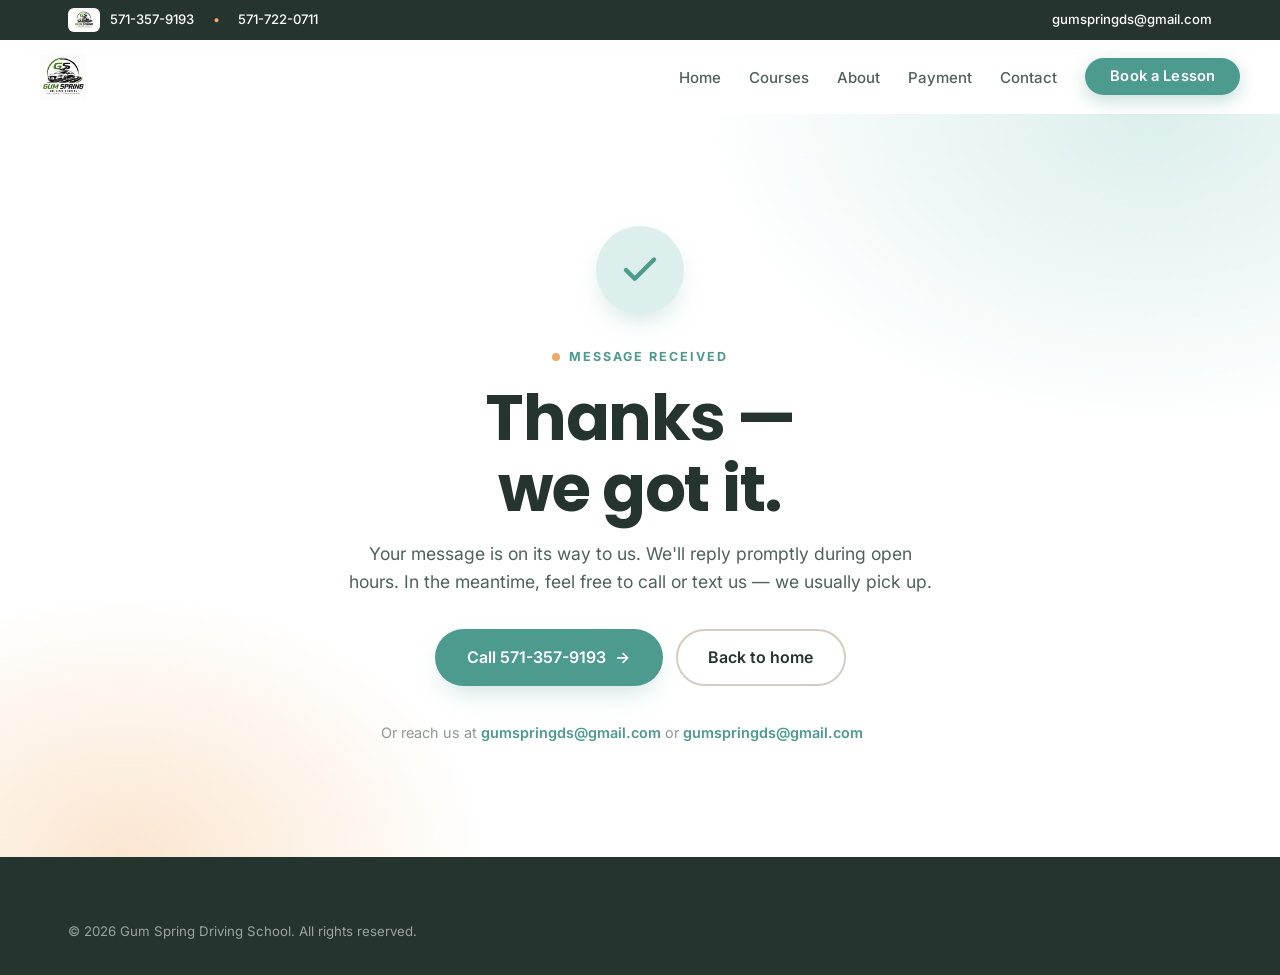
<file: pages/thanks.html>
<!DOCTYPE html>
<html lang="en">
<head>
  <meta charset="UTF-8" />
  <meta name="viewport" content="width=device-width, initial-scale=1.0" />
  <meta name="theme-color" content="#4d9a8e" />
  <title>Thanks! We'll be in touch | Gum Spring Driving School</title>
  <meta name="description" content="Thanks for reaching out to Gum Spring Driving School. We've received your message and will reply promptly during open hours." />
  <meta name="robots" content="noindex, nofollow" />

  <link rel="icon" href="data:image/svg+xml,%3Csvg xmlns='http://www.w3.org/2000/svg' viewBox='0 0 32 32'%3E%3Crect width='32' height='32' rx='9' fill='%234d9a8e'/%3E%3Ccircle cx='16' cy='17' r='7' fill='none' stroke='white' stroke-width='2.2'/%3E%3Ccircle cx='16' cy='17' r='1.8' fill='white'/%3E%3Cpath d='M16 12v-2M16 22v2M11 17h-2M21 17h2' stroke='white' stroke-width='2.2' stroke-linecap='round'/%3E%3Cpath d='M22 8c2-1 3 0 3 2-2 1-3 0-3-2z' fill='%23f0a868'/%3E%3C/svg%3E" />

  <link rel="preconnect" href="https://fonts.googleapis.com">
  <link rel="preconnect" href="https://fonts.gstatic.com" crossorigin>
  <link href="https://fonts.googleapis.com/css2?family=Poppins:wght@500;600;700;800&family=Inter:wght@400;500;600;700&display=swap" rel="stylesheet">
  <link rel="stylesheet" href="../css/styles.css">
</head>
<body>

<a href="#main" class="skip-link">Skip to main content</a>

<div class="topbar">
  <div class="container topbar-inner">
    <div class="topbar-contact-left">
      <img src="../assets/images/logo.png" alt="Gum Spring Driving School" class="topbar-logo" />
      <a href="tel:5713579193">571-357-9193</a>
      <span class="dot">&bull;</span>
      <a href="tel:5717220711">571-722-0711</a>
    </div>
    <div><a href="mailto:gumspringds@gmail.com">gumspringds@gmail.com</a></div>
  </div>
</div>

<header class="site-header">
  <div class="container nav">
    <a href="../index.html" class="brand" aria-label="Gum Spring Driving School home">
      <img src="../assets/images/logo.png" alt="Gum Spring Driving School" class="brand-logo" />
    </a>
    <ul class="nav-links">
      <li><a href="../index.html">Home</a></li>
      <li><a href="services.html">Courses</a></li>
      <li><a href="about.html">About</a></li>
      <li><a href="payment.html">Payment</a></li>
      <li><a href="contact.html">Contact</a></li>
      <li><a href="contact.html" class="nav-cta">Book a Lesson</a></li>
    </ul>
    <button class="menu-toggle" aria-label="Toggle menu" aria-expanded="false">
      <span></span><span></span><span></span>
    </button>
  </div>
</header>

<main id="main">

<section class="page-hero" style="text-align:center; padding: clamp(4rem, 10vw, 7rem) 0;">
  <div class="container" style="max-width: 640px;">
    <div style="
      width: 88px; height: 88px; margin: 0 auto 1.75rem;
      background: var(--primary-soft); color: var(--primary);
      border-radius: 50%; display: grid; place-items: center;
      box-shadow: var(--shadow-blue);
      animation: pulseSoft 2.4s ease-out infinite;
    " aria-hidden="true">
      <svg viewBox="0 0 24 24" fill="none" stroke="currentColor" stroke-width="2.5" stroke-linecap="round" stroke-linejoin="round" style="width:42px; height:42px;">
        <path d="m4 12 5 5L20 6"/>
      </svg>
    </div>
    <span class="eyebrow" style="margin-bottom: 1rem;">Message received</span>
    <h1 class="display" style="margin-bottom: 1rem;">Thanks — we got it.</h1>
    <p style="font-size: 1.1rem; color: var(--ink-soft); line-height: 1.6; margin-bottom: 2rem;">
      Your message is on its way to us. We'll reply promptly during open hours.
      In the meantime, feel free to call or text us — we usually pick up.
    </p>

    <div class="hero-ctas" style="justify-content: center;">
      <a href="tel:5713579193" class="btn btn-primary btn-lg btn-arrow magnetic">Call 571-357-9193</a>
      <a href="../index.html" class="btn btn-ghost btn-lg magnetic">Back to home</a>
    </div>

    <p style="margin-top: 2rem; font-size: 0.9rem; color: var(--muted);">
      Or reach us at <a href="mailto:gumspringds@gmail.com" style="color: var(--primary); font-weight:600;">gumspringds@gmail.com</a> or <a href="mailto:gumspringds@gmail.com" style="color: var(--primary); font-weight:600;">gumspringds@gmail.com</a>
    </p>
  </div>
</section>

</main>

<footer class="site-footer">
  <div class="container">
    <div class="footer-bottom" style="border-top: none; padding-top: 0;">
      <div>© <span id="year">2026</span> Gum Spring Driving School. All rights reserved.</div>
    </div>
  </div>
</footer>

<script src="../js/script.js"></script>
</body>
</html>
</file>
<file: css/styles.css>
:root {
  
  --primary:       #4d9a8e;
  --primary-dark:  #2f7a6f;
  --primary-deep:  #1f5852;
  --primary-soft:  #dcefec;
  --primary-tint:  #f1faf8;

  
  --accent:        #f0a868;
  --accent-dark:   #cf8141;
  --accent-soft:   #fbe6d0;

  
  --mint:          var(--primary);
  --mint-soft:     var(--primary-soft);
  --sun:           var(--accent);
  --sun-soft:      var(--accent-soft);

  
  --ink:           #25342f;
  --ink-soft:      #4f615b;
  --muted:         #8a9a93;
  --line:          #e6e1d8;
  --line-strong:   #d4cdc1;

  
  --bg:            #ffffff;
  --bg-soft:       #f9f5ee;   
  --bg-warm:       #f5efe5;   
  --bg-card:       #ffffff;

  
  --font-display:  "Poppins", -apple-system, BlinkMacSystemFont, "Segoe UI", sans-serif;
  --font-body:     "Inter", -apple-system, BlinkMacSystemFont, "Segoe UI", sans-serif;

  
  --max-w:         1200px;
  --gutter:        clamp(1.1rem, 4vw, 1.75rem);

  
  --r-sm:          12px;
  --r:             18px;
  --r-lg:          24px;
  --r-xl:          32px;
  --r-pill:        999px;

  
  --shadow-xs:     0 1px 2px rgba(37, 52, 47, 0.04);
  --shadow-sm:     0 4px 14px -4px rgba(37, 52, 47, 0.06);
  --shadow-md:     0 12px 28px -10px rgba(37, 52, 47, 0.10);
  --shadow-lg:     0 24px 48px -16px rgba(37, 52, 47, 0.14);
  --shadow-blue:   0 12px 28px -10px rgba(77, 154, 142, 0.35);
  --shadow-peach:  0 12px 28px -10px rgba(240, 168, 104, 0.35);

  
  --ease-out:      cubic-bezier(0.2, 0.8, 0.2, 1);
  --ease-soft:     cubic-bezier(0.4, 0, 0.2, 1);
  --ease-elastic:  cubic-bezier(0.34, 1.56, 0.64, 1);

  
  --grad-sky:      linear-gradient(135deg, #4d9a8e 0%, #6ab4a8 60%, #8ecdc3 100%);
  --grad-warm:     linear-gradient(135deg, #f0a868 0%, #f5c190 100%);
  --grad-soft:     linear-gradient(160deg, #f1faf8 0%, #ffffff 50%, #f9f5ee 100%);
  --grad-hero:     linear-gradient(135deg, #f1faf8 0%, #fdf8ee 55%, #fbe6d0 100%);
}


*, *::before, *::after { box-sizing: border-box; margin: 0; padding: 0; }

html {
  scroll-behavior: smooth;
  -webkit-text-size-adjust: 100%;
  text-rendering: optimizeLegibility;
  scroll-padding-top: 80px; 
}

body {
  font-family: var(--font-body);
  background: var(--bg);
  color: var(--ink);
  line-height: 1.65;
  font-size: 16px;
  -webkit-font-smoothing: antialiased;
  -moz-osx-font-smoothing: grayscale;
  overflow-x: hidden;
}

img, svg, video { max-width: 100%; display: block; }
img { height: auto; }
a { color: inherit; text-decoration: none; }
button { font: inherit; cursor: pointer; border: none; background: none; color: inherit; }

:focus-visible {
  outline: 3px solid var(--primary);
  outline-offset: 3px;
  border-radius: 6px;
}
::selection { background: var(--primary); color: #fff; }


.skip-link {
  position: absolute; left: -9999px; top: 0;
  background: var(--ink); color: #fff;
  padding: 0.75rem 1rem;
  border-radius: 0 0 var(--r-sm) 0;
  z-index: 1000;
  font-weight: 600;
}
.skip-link:focus { left: 0; }


.visually-hidden {
  position: absolute !important;
  width: 1px; height: 1px;
  padding: 0; margin: -1px;
  overflow: hidden; clip: rect(0,0,0,0);
  white-space: nowrap; border: 0;
}


.scroll-progress {
  position: fixed; top: 0; left: 0;
  height: 3px; width: 0%;
  background: var(--grad-sky);
  z-index: 200;
  transition: width 0.05s linear;
  pointer-events: none;
}


.display {
  font-family: var(--font-display);
  font-weight: 700;
  letter-spacing: -0.02em;
  line-height: 1.1;
  text-wrap: balance;
}
h1.display { font-size: clamp(2.25rem, 6vw, 4rem); font-weight: 700; }
h2.display { font-size: clamp(1.85rem, 4vw, 2.85rem); }
h3.display { font-size: clamp(1.4rem, 2.5vw, 1.85rem); }

.accent { color: var(--primary); }
.accent-warm { color: var(--accent-dark); }

.eyebrow {
  font-family: var(--font-body);
  font-size: 0.78rem;
  letter-spacing: 0.16em;
  text-transform: uppercase;
  color: var(--primary);
  font-weight: 700;
  display: inline-flex;
  align-items: center;
  gap: 0.55rem;
}
.eyebrow::before {
  content: "";
  width: 8px; height: 8px;
  background: var(--accent);
  border-radius: 50%;
  display: inline-block;
}

.lead {
  color: var(--ink-soft);
  font-size: clamp(1rem, 1.4vw, 1.13rem);
  line-height: 1.65;
  text-wrap: pretty;
}


.container {
  max-width: var(--max-w);
  margin: 0 auto;
  padding: 0 var(--gutter);
}
.section       { padding: clamp(3.5rem, 8vw, 6rem) 0; }
.section-tight { padding: clamp(2.25rem, 5vw, 4rem) 0; }
.section--soft { background: var(--bg-soft); }
.section--warm { background: var(--bg-warm); }
.section--tinted { background: var(--primary-tint); }


.topbar {
  background: var(--ink);
  color: #fff;
  font-size: 0.82rem;
  padding: 0.5rem 0;
  font-weight: 500;
}
.topbar-inner {
  display: flex; justify-content: space-between; align-items: center;
  gap: 1rem; flex-wrap: wrap;
}
.topbar a { transition: color 0.2s; }
.topbar a:hover { color: var(--accent); }
.topbar .dot { color: var(--accent); margin: 0 0.5rem; }
.topbar-contact-left {
  display: inline-flex;
  align-items: center;
  gap: 0.65rem;
  flex-wrap: wrap;
}
.topbar-logo {
  height: 24px;
  width: auto;
  max-width: 132px;
  object-fit: contain;
  background: #fff;
  border-radius: 6px;
  padding: 2px 6px;
}
.phone-rotator {
  position: relative;
  display: inline-grid;
  min-width: 7.7rem;
  vertical-align: bottom;
}
.phone-slide {
  grid-area: 1 / 1;
  opacity: 0;
  transform: translateY(0.45rem);
  pointer-events: none;
  transition: opacity 0.35s var(--ease-soft), transform 0.35s var(--ease-soft), color 0.2s;
}
.phone-slide.is-active {
  opacity: 1;
  transform: translateY(0);
  pointer-events: auto;
}


.site-header {
  position: sticky; top: 0;
  z-index: 100;
  background: rgba(255, 255, 255, 0.78);
  backdrop-filter: saturate(160%) blur(18px);
  -webkit-backdrop-filter: saturate(160%) blur(18px);
  border-bottom: 1px solid transparent;
  transition: background 0.25s var(--ease-soft), border-color 0.25s, box-shadow 0.25s;
}
.site-header.scrolled {
  background: rgba(255, 255, 255, 0.92);
  border-bottom-color: var(--line);
  box-shadow: var(--shadow-xs);
}
.nav {
  display: flex; align-items: center; justify-content: space-between;
  padding: 0.85rem 0; gap: 2rem;
  transition: padding 0.25s var(--ease-soft);
}
.site-header.scrolled .nav { padding: 0.7rem 0; }

.brand {
  display: flex; align-items: center; gap: 0.65rem;
  font-family: var(--font-display);
  font-weight: 700;
  font-size: 1.2rem;
  letter-spacing: -0.015em;
  color: var(--ink);
}

.brand-logo {
  display: block;
  height: 46px;
  width: auto;
  max-width: 220px;
  transition: transform 0.5s var(--ease-elastic);
}
.brand:hover .brand-logo { transform: scale(1.04); }
@media (max-width: 480px) {
  .brand-logo { height: 38px; max-width: 170px; }
}


.brand-mark {
  width: 40px; height: 40px;
  background: var(--grad-sky);
  border-radius: 12px;
  display: grid; place-items: center;
  position: relative;
  flex-shrink: 0;
  box-shadow: var(--shadow-blue);
  transition: transform 0.5s var(--ease-elastic);
  overflow: hidden;
}
.brand-mark svg { width: 26px; height: 26px; color: #fff; position: relative; z-index: 2; }
.brand-mark::before {
  
  content: "";
  position: absolute;
  width: 22px; height: 22px;
  background: radial-gradient(circle, var(--accent) 0%, transparent 70%);
  top: -4px; right: -4px;
  opacity: 0.85;
}
.brand:hover .brand-mark { transform: rotate(-8deg) scale(1.06); }

.nav-links {
  display: flex; gap: 1.75rem;
  list-style: none; align-items: center;
}
.nav-links a {
  font-size: 0.94rem;
  font-weight: 500;
  color: var(--ink-soft);
  position: relative;
  padding: 0.35rem 0;
  transition: color 0.2s;
}
.nav-links a:hover, .nav-links a.active { color: var(--primary); }
.nav-links a.active::after {
  content: "";
  position: absolute;
  bottom: -4px; left: 50%;
  transform: translateX(-50%);
  width: 5px; height: 5px;
  background: var(--accent);
  border-radius: 50%;
}
.nav-cta {
  display: inline-flex !important;
  align-items: center !important;
  justify-content: center !important;
  background: var(--primary) !important;
  color: #fff !important;
  padding: 0.72rem 1.55rem !important;
  border-radius: 999px !important;
  font-size: 0.92rem !important;
  font-weight: 600 !important;
  line-height: 1 !important;
  white-space: nowrap !important;
  letter-spacing: 0.01em !important;
  box-shadow: 0 6px 18px rgba(77, 154, 142, 0.32);
  transition: background 0.25s, transform 0.2s var(--ease-out), box-shadow 0.25s;
  text-decoration: none !important;
  border: none !important;
}
.nav-cta:hover {
  background: var(--primary-dark) !important;
  transform: translateY(-1px);
  box-shadow: 0 10px 26px rgba(77, 154, 142, 0.45);
}
.nav-cta::after { display: none; }


.menu-toggle {
  display: none;
  width: 42px; height: 42px;
  border-radius: 12px;
  background: var(--bg-soft);
  flex-direction: column; justify-content: center; align-items: center;
  gap: 5px;
  transition: background 0.2s;
}
.menu-toggle:hover { background: var(--primary-soft); }
.menu-toggle span {
  width: 20px; height: 2px;
  background: var(--ink);
  border-radius: 2px;
  transition: transform 0.35s var(--ease-out), opacity 0.3s;
}
.menu-toggle.open span:nth-child(1) { transform: translateY(7px) rotate(45deg); }
.menu-toggle.open span:nth-child(2) { opacity: 0; transform: translateX(-12px); }
.menu-toggle.open span:nth-child(3) { transform: translateY(-7px) rotate(-45deg); }

@media (max-width: 1100px) {
  .nav-links {
    position: fixed; top: 0; right: 0;
    height: 100vh; width: min(86vw, 360px);
    background: #fff;
    flex-direction: column; align-items: flex-start;
    padding: 6rem 1.75rem 2rem;
    gap: 1.25rem;
    transform: translateX(100%);
    transition: transform 0.4s var(--ease-out);
    box-shadow: -16px 0 50px rgba(15, 23, 42, 0.1);
  }
  .nav-links.open { transform: translateX(0); }
  .nav-links a { font-size: 1.15rem; font-weight: 600; }
  .nav-cta { display: none; }
  .menu-toggle { display: flex; z-index: 101; }
}


.btn {
  display: inline-flex;
  align-items: center;
  justify-content: center;
  gap: 0.55rem;
  padding: 0.9rem 1.5rem;
  border-radius: var(--r-pill);
  font-size: 0.95rem;
  font-weight: 600;
  font-family: var(--font-body);
  transition: transform 0.2s var(--ease-out), background 0.25s, color 0.25s,
              box-shadow 0.25s, border-color 0.25s;
  cursor: pointer;
  border: 2px solid transparent;
  white-space: nowrap;          
  position: relative;
  line-height: 1.2;
  text-decoration: none;
  -webkit-tap-highlight-color: transparent;
  user-select: none;
}

@media (max-width: 480px) {
  .btn { white-space: normal; text-align: center; }
}

.btn:not(.magnetic):hover { transform: translateY(-2px); }
.btn:active { transform: translateY(0) scale(0.98); }
.magnetic:hover { box-shadow: var(--shadow-md); }

.btn-primary {
  background: var(--primary);
  color: #fff;
  box-shadow: var(--shadow-blue);
}
.btn-primary:hover { background: var(--primary-dark); color: #fff; }

.btn-accent {
  background: var(--accent);
  color: #fff;
  box-shadow: var(--shadow-peach);
}
.btn-accent:hover { background: var(--accent-dark); color: #fff; }

.btn-dark { background: var(--ink); color: #fff; }
.btn-dark:hover { background: var(--primary); color: #fff; }

.btn-ghost {
  background: #fff;
  color: var(--ink);
  border-color: var(--line-strong);
}
.btn-ghost:hover {
  background: var(--ink);
  color: #fff;
  border-color: var(--ink);
}


.btn-light {
  background: rgba(255, 255, 255, 0.14);
  color: #fff;
  border-color: rgba(255, 255, 255, 0.32);
  backdrop-filter: blur(8px);
  -webkit-backdrop-filter: blur(8px);
}
.btn-light:hover {
  background: rgba(255, 255, 255, 0.24);
  border-color: rgba(255, 255, 255, 0.5);
  color: #fff;
}

.btn-arrow::after {
  content: "→";
  transition: transform 0.25s var(--ease-out);
  display: inline-block;
}
.btn-arrow:hover::after { transform: translateX(4px); }

.btn-sm { padding: 0.55rem 1.1rem; font-size: 0.85rem; }
.btn-lg { padding: 1.05rem 1.9rem; font-size: 1rem; }
@media (max-width: 480px) {
  .btn-lg { padding: 0.95rem 1.5rem; font-size: 0.95rem; }
}


.btn:disabled,
.btn[aria-disabled="true"] {
  opacity: 0.6;
  cursor: not-allowed;
  pointer-events: none;
  transform: none !important;
}


.hero {
  position: relative;
  display: block;
  padding: 0 0 1.5rem;
  overflow: hidden;
  isolation: isolate;
  
  background:
    radial-gradient(ellipse 60% 50% at 80% 20%, rgba(77,154,142,0.12), transparent 70%),
    radial-gradient(ellipse 50% 50% at 10% 90%, rgba(240,168,104,0.14), transparent 70%),
    var(--grad-soft);
}


.hero.hero--clean {
  background: #ffffff;
}
.hero.hero--clean::before { display: none; }


.hero.hero--full {
  padding: 0;
  background: #f6f8fa;
  min-height: max(620px, calc(100svh - 104px));
  width: 100vw;
  position: relative;
  left: 50%;
  right: 50%;
  margin-left: -50vw;
  margin-right: -50vw;
  display: flex;
  align-items: stretch;
}
.hero.hero--full::before { display: none; }
.hero.hero--full > * { width: 100%; }
.hero.hero--full .hero-scroll-cue {
  color: var(--ink-soft);
  z-index: 4;
}


.home-hero {
  position: relative;
  width: 100vw;
  min-height: max(640px, calc(100svh - 104px));
  left: 50%;
  margin-left: -50vw;
  overflow: hidden;
  background: #f6f8fa;
  isolation: isolate;
}
.home-hero-slider {
  position: absolute;
  inset: 0;
  overflow: hidden;
}
.home-hero-slide {
  position: absolute;
  inset: 0;
  display: grid;
  opacity: 0;
  visibility: hidden;
  pointer-events: none;
  transition: opacity 0.7s var(--ease-soft), visibility 0.7s var(--ease-soft);
}
.home-hero-slide.is-active {
  opacity: 1;
  visibility: visible;
  pointer-events: auto;
  z-index: 1;
}
.home-hero-bg {
  position: absolute;
  inset: 0;
  background-image: var(--hero-bg);
  background-size: cover;
  background-position: center;
  transform: scale(1.04);
  transition: transform 8s ease-out;
}
.home-hero-slide.is-active .home-hero-bg { transform: scale(1); }
.home-hero-bg::after {
  content: "";
  position: absolute;
  inset: 0;
  background:
    linear-gradient(90deg, rgba(255,255,255,0.98) 0%, rgba(255,255,255,0.9) 42%, rgba(255,255,255,0.48) 68%, rgba(255,255,255,0.15) 100%),
    linear-gradient(180deg, rgba(255,255,255,0.12) 0%, rgba(255,255,255,0.62) 100%);
}
.home-hero-inner {
  position: relative;
  z-index: 2;
  min-height: max(640px, calc(100svh - 104px));
  display: flex;
  flex-direction: column;
  justify-content: center;
  align-items: flex-start;
  padding-top: clamp(4.5rem, 9vh, 7rem);
  padding-bottom: clamp(4.5rem, 9vh, 7rem);
}
.home-hero-inner > * { max-width: 660px; }
.home-hero .hero-tag {
  background: rgba(255,255,255,0.88);
  backdrop-filter: blur(10px);
  -webkit-backdrop-filter: blur(10px);
}
.home-hero-kicker {
  display: inline-flex;
  align-items: center;
  color: var(--primary-dark);
  font-size: 0.8rem;
  font-weight: 800;
  letter-spacing: 0.12em;
  text-transform: uppercase;
  margin-bottom: 0.75rem;
}
.home-hero-title {
  font-size: clamp(2.45rem, 6vw, 5.2rem);
  line-height: 0.98;
  font-weight: 800;
  letter-spacing: -0.02em;
  margin: 0.65rem 0 1.25rem;
  color: var(--ink);
}
.home-hero-title .accent { color: var(--primary); }
.home-hero-lead {
  max-width: 39rem;
  color: var(--ink-soft);
  font-size: clamp(1rem, 1.4vw, 1.18rem);
  line-height: 1.65;
  margin-bottom: 1.6rem;
}
.home-hero-actions {
  display: flex;
  flex-wrap: wrap;
  gap: 0.9rem;
  margin-bottom: 1.55rem;
}
.home-hero-list {
  display: flex;
  flex-wrap: wrap;
  gap: 0.65rem 1rem;
  list-style: none;
  padding: 0;
  margin: 0;
  color: var(--ink-soft);
  font-weight: 600;
  font-size: 0.92rem;
}
.home-hero-list li {
  display: inline-flex;
  align-items: center;
  gap: 0.45rem;
}
.home-hero-arrow {
  position: absolute;
  top: 50%;
  z-index: 4;
  width: 44px;
  height: 44px;
  display: grid;
  place-items: center;
  border-radius: 50%;
  border: 1px solid var(--line);
  background: rgba(255,255,255,0.9);
  color: var(--ink-soft);
  box-shadow: var(--shadow-sm);
  transform: translateY(-50%);
  transition: background 0.2s ease, color 0.2s ease, transform 0.2s ease;
}
.home-hero-arrow:hover {
  background: var(--primary);
  border-color: var(--primary);
  color: #fff;
  transform: translateY(-50%) scale(1.04);
}
.home-hero-arrow svg { width: 18px; height: 18px; }
.home-hero-arrow--prev { left: clamp(0.75rem, 2vw, 1.5rem); }
.home-hero-arrow--next { right: clamp(0.75rem, 2vw, 1.5rem); }
.home-hero-dots {
  position: absolute;
  left: 50%;
  bottom: clamp(1.2rem, 3vh, 2rem);
  z-index: 4;
  display: flex;
  align-items: center;
  gap: 0.5rem;
  transform: translateX(-50%);
}
.home-hero-dot {
  width: 8px;
  height: 8px;
  padding: 0;
  border: 0;
  border-radius: 999px;
  background: rgba(15,23,42,0.22);
  cursor: pointer;
  transition: width 0.25s ease, background 0.25s ease;
}
.home-hero-dot.is-active {
  width: 28px;
  background: var(--primary);
}
.home-hero-scroll {
  position: absolute;
  left: 50%;
  bottom: clamp(1.2rem, 3vh, 2rem);
  z-index: 4;
  transform: translateX(-50%);
  color: var(--ink-soft);
  font-size: 0.76rem;
  font-weight: 800;
  letter-spacing: 0.12em;
  text-transform: uppercase;
  text-decoration: none;
  margin-bottom: 1.35rem;
}
@media (max-width: 720px) {
  .home-hero,
  .home-hero-inner { min-height: max(680px, calc(100svh - 92px)); }
  .home-hero-bg::after {
    background: linear-gradient(180deg, rgba(255,255,255,0.96) 0%, rgba(255,255,255,0.88) 58%, rgba(255,255,255,0.72) 100%);
  }
  .home-hero-arrow { display: none; }
  .home-hero-inner { padding-left: 1.25rem; padding-right: 1.25rem; }
  .home-hero-actions { flex-direction: column; align-items: stretch; width: 100%; }
  .home-hero-actions .btn { width: 100%; }
  .home-hero-list { display: grid; gap: 0.6rem; }
}
@media (prefers-reduced-motion: reduce) {
  .home-hero-slide,
  .home-hero-bg { transition: none; }
  .home-hero-bg { transform: none; }
}


.home-hero {
  min-height: auto;
  padding: clamp(4rem, 8vw, 7rem) 0 clamp(3rem, 6vw, 5rem);
  background:
    radial-gradient(ellipse 58% 48% at 82% 18%, rgba(77,154,142,0.13), transparent 68%),
    radial-gradient(ellipse 46% 42% at 10% 90%, rgba(240,168,104,0.14), transparent 66%),
    #fff;
}
.home-hero-grid {
  display: grid;
  grid-template-columns: minmax(0, 1.05fr) minmax(360px, 0.82fr);
  gap: clamp(2rem, 5vw, 4.5rem);
  align-items: center;
}
.home-hero-copy {
  min-width: 0;
}
.home-hero-copy .hero-tag {
  background: rgba(255,255,255,0.86);
}
.home-hero-title {
  font-size: clamp(2.5rem, 5.7vw, 5.3rem);
  line-height: 0.98;
  max-width: 720px;
}
.home-hero-lead {
  max-width: 43rem;
}
.home-course-card {
  position: relative;
  min-height: 560px;
  display: flex;
  flex-direction: column;
  overflow: hidden;
  background: #fff;
  border: 1px solid var(--line);
  border-radius: var(--r-lg);
  box-shadow: var(--shadow-lg);
}
.home-course-media {
  height: 210px;
  overflow: hidden;
  background: var(--bg-soft);
}
.home-course-media img {
  width: 100%;
  height: 100%;
  object-fit: cover;
  display: block;
}
.home-course-card .home-hero-slide {
  position: absolute;
  inset: 210px 0 0;
  display: flex;
  flex-direction: column;
  justify-content: flex-start;
  padding: clamp(1.4rem, 3vw, 2rem);
  background: #fff;
  opacity: 0;
  visibility: hidden;
  pointer-events: none;
  transform: translateX(18px);
  transition: opacity 0.45s var(--ease-soft), transform 0.45s var(--ease-soft), visibility 0.45s var(--ease-soft);
}
.home-course-card .home-hero-slide.is-active {
  opacity: 1;
  visibility: visible;
  pointer-events: auto;
  transform: translateX(0);
}
.home-course-title {
  font-family: var(--font-display);
  font-size: clamp(1.75rem, 3vw, 2.35rem);
  line-height: 1.05;
  margin: 0 0 0.85rem;
  color: var(--ink);
}
.home-course-text {
  color: var(--ink-soft);
  line-height: 1.6;
  margin-bottom: 1.1rem;
}
.home-course-list {
  list-style: none;
  padding: 0;
  margin: 0 0 1.35rem;
  display: grid;
  gap: 0.65rem;
}
.home-course-list li {
  position: relative;
  padding-left: 1.45rem;
  color: var(--ink-soft);
  font-weight: 600;
  font-size: 0.94rem;
}
.home-course-list li::before {
  content: "";
  position: absolute;
  left: 0;
  top: 0.35rem;
  width: 14px;
  height: 14px;
  border-radius: 50%;
  background: var(--primary-soft);
}
.home-course-list li::after {
  content: "";
  position: absolute;
  left: 4px;
  top: 0.55rem;
  width: 6px;
  height: 3px;
  border-left: 2px solid var(--primary);
  border-bottom: 2px solid var(--primary);
  transform: rotate(-45deg);
}
.rental-note {
  display: grid;
  gap: 0.2rem;
  margin: 0 0 1.2rem;
  padding: 0.85rem 1rem;
  border: 1px solid rgba(240, 168, 104, 0.34);
  border-left: 4px solid var(--accent);
  border-radius: var(--r-sm);
  background: linear-gradient(135deg, rgba(240, 168, 104, 0.12), rgba(77, 154, 142, 0.08));
}
.rental-note span {
  color: var(--accent-dark);
  font-size: 0.72rem;
  font-weight: 800;
  letter-spacing: 0.08em;
  text-transform: uppercase;
}
.rental-note strong {
  color: var(--ink);
  font-size: 0.94rem;
  line-height: 1.35;
}
.home-course-card .home-hero-dots {
  left: auto;
  right: 1.5rem;
  bottom: 1.5rem;
  transform: none;
}
.home-course-card .home-hero-dot {
  background: var(--line-strong);
}
.home-course-card .home-hero-dot.is-active {
  background: var(--primary);
}
@media (max-width: 920px) {
  .home-hero-grid {
    grid-template-columns: 1fr;
  }
  .home-course-card {
    min-height: 540px;
    max-width: 560px;
    width: 100%;
    margin: 0 auto;
  }
}
@media (max-width: 560px) {
  .home-hero {
    padding-top: 2.75rem;
  }
  .home-hero-actions {
    flex-direction: column;
    align-items: stretch;
  }
  .home-hero-actions .btn {
    width: 100%;
  }
  .home-course-media {
    height: 180px;
  }
  .home-course-card {
    min-height: 560px;
  }
  .home-course-card .home-hero-slide {
    inset: 180px 0 0;
  }
}

.hero-bg {
  position: absolute;
  inset: 0;
  z-index: -1;
  background-image:
    radial-gradient(ellipse 90% 60% at 80% 0%, rgba(240, 168, 104, 0.18), transparent 60%),
    radial-gradient(ellipse 80% 60% at 20% 100%, rgba(77, 154, 142, 0.18), transparent 60%),
    var(--grad-hero);
  background-size: cover;
  background-position: center;
  filter: saturate(1.05);
  transition: transform 0.4s var(--ease-soft);
  
  transform: translateY(calc(var(--parallax, 0) * 1px));
}
.hero-bg::after {
  
  content: "";
  position: absolute;
  inset: 0;
  background:
    linear-gradient(to bottom, rgba(255,255,255,0.6) 0%, rgba(255,255,255,0) 35%, rgba(255,255,255,0) 65%, rgba(255,255,255,0.7) 100%);
  pointer-events: none;
}

.hero-grid {
  position: relative;
  display: grid;
  grid-template-columns: 1.05fr 0.95fr;
  gap: clamp(2rem, 5vw, 4rem);
  align-items: center;
  width: 100%;
  padding: 1.5rem 0 2.5rem;
}
@media (max-width: 920px) {
  .hero-grid { grid-template-columns: 1fr; padding: 1rem 0 2rem; }
}

.hero-tag {
  display: inline-flex;
  align-items: center;
  gap: 0.5rem;
  background: rgba(255,255,255,0.8);
  border: 1px solid var(--line);
  padding: 0.45rem 0.9rem 0.45rem 0.6rem;
  border-radius: var(--r-pill);
  font-size: 0.82rem;
  font-weight: 600;
  color: var(--ink-soft);
  margin-bottom: 1.5rem;
  box-shadow: var(--shadow-xs);
  backdrop-filter: blur(8px);
}
.hero-tag-dot {
  width: 8px; height: 8px;
  border-radius: 50%;
  background: var(--accent);
  box-shadow: 0 0 0 4px rgba(240, 168, 104, 0.22);
  animation: pulseSoft 2.4s ease-out infinite;
}
@keyframes pulseSoft {
  0%, 100% { box-shadow: 0 0 0 0 rgba(240, 168, 104, 0.45); }
  50%      { box-shadow: 0 0 0 8px rgba(240, 168, 104, 0); }
}

.hero-headline { margin-bottom: 1.25rem; }
.hero-sub {
  font-size: clamp(1.05rem, 1.5vw, 1.18rem);
  color: var(--ink-soft);
  max-width: 32em;
  margin-bottom: 2rem;
  line-height: 1.6;
  text-wrap: pretty;
}
.hero-ctas {
  display: flex; gap: 0.85rem; flex-wrap: wrap;
  margin-bottom: 2.25rem;
  align-items: center;
}
@media (max-width: 480px) {
  .hero-ctas { flex-direction: column; align-items: stretch; }
  .hero-ctas .btn { width: 100%; }
}
.hero-trust {
  display: flex; align-items: center; gap: 1rem;
  flex-wrap: wrap;
  font-size: 0.93rem;
  color: var(--muted);
}
.hero-trust .stars { color: var(--accent); letter-spacing: 0.1em; font-size: 1rem; }
.hero-trust strong { color: var(--ink); font-weight: 600; }


.hero-card {
  position: relative;
  aspect-ratio: 5 / 4;
  max-width: 440px;
  width: 100%;
  margin: 0 auto;
  border-radius: var(--r-xl);
  overflow: hidden;
  box-shadow: var(--shadow-lg);
  background:
    linear-gradient(160deg, rgba(255,255,255,0.4), rgba(255,255,255,0)),
    var(--grad-sky);
}
.hero-card img {
  position: absolute;
  inset: 0;
  width: 100%; height: 100%;
  object-fit: cover;
}
.hero-card-overlay {
  position: absolute;
  inset: 0;
  background: linear-gradient(180deg, rgba(30,41,59,0) 50%, rgba(30,41,59,0.7) 100%);
}
.hero-card-meta {
  position: absolute;
  left: 1.25rem; right: 1.25rem; bottom: 1.25rem;
  color: #fff;
}
.hero-card-meta .label {
  font-size: 0.78rem;
  letter-spacing: 0.12em;
  text-transform: uppercase;
  opacity: 0.85;
  font-weight: 600;
}
.hero-card-meta h4 {
  font-family: var(--font-display);
  font-size: 1.3rem;
  font-weight: 600;
  margin-top: 0.3rem;
}


.hero-float-card {
  position: absolute;
  left: -16px; bottom: 5%;
  background: #fff;
  padding: 1rem 1.15rem;
  border-radius: var(--r-lg);
  box-shadow: var(--shadow-md);
  display: flex; align-items: center; gap: 0.8rem;
  max-width: 240px;
  animation: floatY 6s ease-in-out infinite;
  z-index: 2;
}
.hero-float-card .icon {
  flex-shrink: 0;
  width: 38px; height: 38px;
  border-radius: 12px;
  background: var(--primary-soft);
  color: var(--primary-dark);
  display: grid; place-items: center;
}
.hero-float-card .icon svg { width: 22px; height: 22px; }
.hero-float-card strong {
  display: block;
  font-size: 0.9rem;
  font-weight: 600;
  color: var(--ink);
}
.hero-float-card span {
  font-size: 0.78rem;
  color: var(--muted);
}
@keyframes floatY {
  0%, 100% { transform: translateY(0); }
  50%      { transform: translateY(-10px); }
}


.hero-float-stat {
  position: absolute;
  right: -14px; top: 8%;
  background: #fff;
  padding: 0.85rem 1.15rem;
  border-radius: var(--r-lg);
  box-shadow: var(--shadow-md);
  text-align: center;
  animation: floatY 7s ease-in-out infinite reverse;
  z-index: 2;
}
.hero-float-stat .num {
  font-family: var(--font-display);
  font-weight: 700;
  font-size: 1.4rem;
  color: var(--primary);
  line-height: 1;
  letter-spacing: -0.02em;
}
.hero-float-stat .lbl {
  font-size: 0.72rem;
  text-transform: uppercase;
  letter-spacing: 0.08em;
  color: var(--muted);
  margin-top: 0.25rem;
  font-weight: 600;
}
@media (max-width: 920px) {
  .hero-float-card, .hero-float-stat { display: none; }
}


.hero-scroll-cue {
  position: absolute; left: 50%; bottom: 1.2rem;
  transform: translateX(-50%);
  font-size: 0.74rem;
  text-transform: uppercase;
  letter-spacing: 0.14em;
  color: var(--muted);
  font-weight: 600;
  display: inline-flex; flex-direction: column; align-items: center; gap: 0.4rem;
  pointer-events: none;
  opacity: 0.75;
}
.hero-scroll-cue::after {
  content: "";
  width: 1.5px; height: 28px;
  background: linear-gradient(to bottom, var(--muted), transparent);
  animation: scrollCue 2s ease-in-out infinite;
  border-radius: 2px;
}
@keyframes scrollCue {
  0%   { transform: translateY(-6px); opacity: 0; }
  40%  { opacity: 1; }
  100% { transform: translateY(8px); opacity: 0; }
}
@media (max-width: 920px) { .hero-scroll-cue { display: none; } }


.trust-strip {
  display: grid;
  grid-template-columns: repeat(auto-fit, minmax(200px, 1fr));
  gap: 1rem;
  background: var(--bg-card);
  border: 1px solid var(--line);
  border-radius: var(--r-xl);
  padding: 1.5rem;
  box-shadow: var(--shadow-sm);
}
.trust-item {
  display: flex; align-items: center; gap: 0.85rem;
  padding: 0.65rem;
  border-radius: var(--r);
  transition: background 0.25s, transform 0.25s var(--ease-out);
}
.trust-item:hover {
  background: var(--primary-tint);
  transform: translateY(-2px);
}
.trust-icon {
  flex-shrink: 0;
  width: 44px; height: 44px;
  border-radius: 12px;
  background: var(--primary-soft);
  color: var(--primary-dark);
  display: grid; place-items: center;
  transition: transform 0.4s var(--ease-out), background 0.25s;
}
.trust-item:nth-child(2) .trust-icon,
.trust-item:nth-child(4) .trust-icon { background: var(--accent-soft); color: var(--accent-dark); }
.trust-item:hover .trust-icon { transform: rotate(-8deg) scale(1.08); }
.trust-icon svg { width: 22px; height: 22px; }
.trust-text strong {
  display: block;
  font-size: 0.95rem;
  font-weight: 600;
  color: var(--ink);
  line-height: 1.25;
}
.trust-text span {
  font-size: 0.82rem;
  color: var(--muted);
}


.section-head {
  display: grid;
  grid-template-columns: 1fr 1.4fr;
  gap: 2.5rem;
  align-items: end;
  margin-bottom: clamp(2.25rem, 4vw, 3.25rem);
}
@media (max-width: 760px) {
  .section-head { grid-template-columns: 1fr; gap: 1rem; }
}
.section-head .lead { max-width: 38em; }

.section-head-center {
  text-align: center;
  max-width: 700px;
  margin: 0 auto clamp(2.25rem, 4vw, 3.25rem);
}
.section-head-center .eyebrow { margin-bottom: 1rem; }
.section-head-center .lead { margin: 0.85rem auto 0; }


.courses {
  display: grid;
  grid-template-columns: repeat(auto-fit, minmax(260px, 1fr));
  gap: 1.5rem;
}
.course-card {
  display: flex; flex-direction: column;
  background: var(--bg-card);
  border: 1px solid var(--line);
  border-radius: var(--r-lg);
  transition: transform 0.35s var(--ease-out), box-shadow 0.35s, border-color 0.35s;
  position: relative;
}
.course-card:hover {
  transform: translateY(-6px) scale(1.01);
  box-shadow: var(--shadow-md);
  border-color: transparent;
}
.course-card:hover .course-actions .btn,
.course-card:focus-within .course-actions .btn {
  background: var(--primary);
  color: #fff;
  border-color: var(--primary);
  box-shadow: var(--shadow-blue);
}
.course-card:hover .course-actions .btn:hover,
.course-card:focus-within .course-actions .btn:hover {
  background: var(--primary-dark);
  border-color: var(--primary-dark);
}
.course-media {
  aspect-ratio: 16 / 11;
  position: relative;
  overflow: hidden;
  background: var(--grad-sky);
  border-radius: calc(var(--r-lg) - 1px) calc(var(--r-lg) - 1px) 0 0;
}
.course-media img {
  width: 100%; height: 100%;
  object-fit: cover;
  transition: transform 0.6s var(--ease-out);
}
.course-card:hover .course-media img { transform: scale(1.06); }
.course-badge {
  position: absolute;
  top: 0.85rem; left: 0.85rem;
  display: inline-flex;
  align-items: center;
  width: max-content;
  max-width: calc(100% - 1.7rem);
  background: rgba(255, 255, 255, 0.92);
  backdrop-filter: blur(8px);
  -webkit-backdrop-filter: blur(8px);
  color: var(--ink);
  font-size: 0.74rem;
  font-weight: 600;
  line-height: 1;
  letter-spacing: 0.04em;
  padding: 0.4rem 0.75rem;
  border-radius: 999px;
  white-space: nowrap;
  box-shadow: 0 2px 8px rgba(0,0,0,0.08);
}
.course-body {
  padding: 1.5rem 1.5rem 1.6rem;
  display: flex; flex-direction: column;
  flex-grow: 1;
}
.course-body h3 {
  font-family: var(--font-display);
  font-size: 1.25rem;
  font-weight: 600;
  margin-bottom: 0.5rem;
  letter-spacing: -0.01em;
  color: var(--ink);
}
.course-body p {
  color: var(--muted);
  font-size: 0.94rem;
  margin-bottom: 1.25rem;
  flex-grow: 1;
  line-height: 1.55;
}
.course-meta {
  display: flex; gap: 0.85rem; flex-wrap: wrap;
  margin-bottom: 1.1rem;
}
.course-meta span {
  display: inline-flex; align-items: center; gap: 0.35rem;
  font-size: 0.8rem;
  color: var(--ink-soft);
  font-weight: 500;
}
.course-meta svg { width: 14px; height: 14px; color: var(--primary); }
.course-cta {
  display: inline-flex; align-items: center; gap: 0.4rem;
  font-weight: 600;
  font-size: 0.92rem;
  color: var(--primary);
  align-self: flex-start;
  transition: gap 0.25s var(--ease-out);
}
.course-cta:hover { gap: 0.6rem; }


.courses-2 {
  grid-template-columns: repeat(2, minmax(0, 1fr));
  max-width: 920px;
  margin: 0 auto;
  gap: 1.75rem;
}
.courses-3 {
  grid-template-columns: repeat(3, minmax(0, 1fr));
  max-width: 1180px;
  margin: 0 auto;
  gap: 1.5rem;
}
@media (max-width: 760px) {
  .courses-2 { grid-template-columns: 1fr; max-width: 460px; }
  .courses-3 { grid-template-columns: 1fr; max-width: 460px; }
}
@media (min-width: 761px) and (max-width: 1040px) {
  .courses-3 { grid-template-columns: repeat(2, minmax(0, 1fr)); }
}

.course-price {
  display: flex; align-items: baseline; gap: 0.6rem;
  flex-wrap: wrap;
  margin: 0.25rem 0 1.1rem;
  padding: 0.85rem 0;
  border-top: 1px solid var(--line);
  border-bottom: 1px solid var(--line);
}
.course-price-num {
  font-family: var(--font-display);
  font-size: 2rem;
  font-weight: 700;
  color: var(--primary);
  letter-spacing: -0.02em;
  line-height: 1;
}
.course-price-unit {
  font-size: 0.85rem;
  font-weight: 600;
  color: var(--muted);
}

.course-list {
  list-style: none;
  margin: 0 0 1.4rem;
  padding: 0;
  display: grid;
  gap: 0.5rem;
}
.course-list li {
  position: relative;
  padding-left: 1.7rem;
  font-size: 0.92rem;
  color: var(--ink-soft);
  line-height: 1.45;
}
.course-list li::before {
  content: "";
  position: absolute;
  left: 0; top: 4px;
  width: 18px; height: 18px;
  border-radius: 50%;
  background: var(--primary-soft);
}
.course-list li::after {
  content: "";
  position: absolute;
  left: 5px; top: 8px;
  width: 8px; height: 4px;
  border-left: 2px solid var(--primary-dark);
  border-bottom: 2px solid var(--primary-dark);
  transform: rotate(-45deg);
}

.course-actions {
  display: flex; flex-wrap: wrap; align-items: center; gap: 0.95rem 1.25rem;
  margin-top: auto;
}
.course-actions .btn { padding: 0.7rem 1.25rem; font-size: 0.9rem; }

.course-tag {
  position: absolute;
  top: -12px; left: 1.5rem;
  z-index: 3;
  display: inline-flex;
  align-items: center;
  width: max-content;
  max-width: calc(100% - 3rem);
  background: var(--accent);
  color: #fff;
  font-size: 0.72rem;
  font-weight: 700;
  line-height: 1;
  letter-spacing: 0.06em;
  padding: 0.5rem 0.95rem;
  border-radius: 999px;
  text-transform: uppercase;
  white-space: nowrap;
  box-shadow: var(--shadow-peach);
}

.courses-note {
  text-align: center;
  margin: 2.25rem auto 0;
  max-width: 46em;
  font-size: 0.94rem;
  color: var(--muted);
}
.courses-note a { color: var(--primary); font-weight: 700; }
.courses-note a:hover { color: var(--primary-dark); }


.steps {
  display: grid;
  grid-template-columns: repeat(4, 1fr);
  gap: 1.25rem;
  position: relative;
}
.steps::before {
  content: "";
  position: absolute;
  top: 32px;
  left: 8%; right: 8%;
  height: 2px;
  background: repeating-linear-gradient(to right, var(--line-strong) 0 6px, transparent 6px 12px);
  z-index: 0;
}
@media (max-width: 920px) {
  .steps { grid-template-columns: 1fr 1fr; }
  .steps::before { display: none; }
}
@media (max-width: 520px) {
  .steps { grid-template-columns: 1fr; }
}
.step {
  text-align: center;
  position: relative;
  z-index: 1;
  padding: 0 0.5rem;
}
.step-circle {
  width: 64px; height: 64px;
  margin: 0 auto 1.1rem;
  border-radius: 50%;
  background: #fff;
  border: 2px solid var(--primary-soft);
  display: grid; place-items: center;
  color: var(--primary);
  position: relative;
  box-shadow: var(--shadow-sm);
  transition: transform 0.3s var(--ease-out), border-color 0.3s, background 0.3s;
}
.step:hover .step-circle {
  transform: translateY(-4px);
  border-color: var(--primary);
  background: var(--primary-tint);
}
.step-circle svg { width: 26px; height: 26px; }
.step-num {
  position: absolute;
  top: -8px; right: -6px;
  width: 24px; height: 24px;
  border-radius: 50%;
  background: var(--accent);
  color: #fff;
  font-size: 0.78rem;
  font-weight: 700;
  display: grid; place-items: center;
}
.step h4 {
  font-family: var(--font-display);
  font-size: 1.05rem;
  font-weight: 600;
  margin-bottom: 0.4rem;
  color: var(--ink);
}
.step p {
  font-size: 0.9rem;
  color: var(--muted);
  line-height: 1.5;
}


.carousel {
  position: relative;
}
.carousel-track {
  display: grid;
  grid-auto-flow: column;
  grid-auto-columns: min(420px, 86%);
  gap: 1.5rem;
  overflow-x: auto;
  scroll-snap-type: x mandatory;
  scroll-behavior: smooth;
  padding: 0.5rem 0.5rem 1.5rem;
  margin: 0 -0.5rem;
  scrollbar-width: none;
}
.carousel-track::-webkit-scrollbar { display: none; }
.carousel-slide {
  scroll-snap-align: center;
  background: var(--bg-card);
  border: 1px solid var(--line);
  border-radius: var(--r-lg);
  padding: 2rem 1.85rem;
  box-shadow: var(--shadow-sm);
  display: flex; flex-direction: column;
  gap: 1rem;
  transition: transform 0.4s var(--ease-out), box-shadow 0.4s, border-color 0.4s;
}
.carousel-slide:hover {
  transform: translateY(-3px);
  box-shadow: var(--shadow-md);
  border-color: var(--primary-soft);
}
.carousel-slide .stars {
  color: var(--accent);
  letter-spacing: 0.16em;
  font-size: 1rem;
}
.carousel-slide blockquote p {
  font-size: 1.04rem;
  line-height: 1.6;
  color: var(--ink);
  font-weight: 500;
}
.carousel-slide .who {
  display: flex; align-items: center; gap: 0.85rem;
  margin-top: auto;
}
.carousel-slide .who img {
  width: 48px; height: 48px;
  border-radius: 50%;
  object-fit: cover;
  border: 2px solid #fff;
  box-shadow: var(--shadow-xs);
  background: var(--grad-sky);
}
.carousel-slide .who .name {
  font-weight: 600;
  color: var(--ink);
  font-size: 0.95rem;
}
.carousel-slide .who .role {
  font-size: 0.83rem;
  color: var(--muted);
}

.carousel-controls {
  display: flex; justify-content: space-between; align-items: center;
  margin-top: 0.75rem;
  gap: 1rem;
  flex-wrap: wrap;
}
.carousel-dots {
  display: flex; gap: 0.5rem;
}
.carousel-dot {
  width: 9px; height: 9px;
  border-radius: 50%;
  background: var(--line-strong);
  transition: background 0.25s, width 0.3s var(--ease-out);
  cursor: pointer;
  border: 0;
  padding: 0;
}
.carousel-dot.active {
  background: var(--primary);
  width: 28px;
  border-radius: var(--r-pill);
}
.carousel-arrows { display: flex; gap: 0.5rem; }
.carousel-arrow {
  width: 42px; height: 42px;
  border-radius: 50%;
  background: #fff;
  border: 1px solid var(--line);
  color: var(--ink);
  display: grid; place-items: center;
  transition: background 0.25s, border-color 0.25s, color 0.25s, transform 0.2s var(--ease-out);
}
.carousel-arrow:hover {
  background: var(--primary);
  border-color: var(--primary);
  color: #fff;
  transform: translateY(-1px);
}
.carousel-arrow:disabled {
  opacity: 0.45;
  cursor: not-allowed;
  transform: none;
}
.carousel-arrow svg { width: 18px; height: 18px; }


.stats-grid {
  display: grid;
  grid-template-columns: repeat(auto-fit, minmax(180px, 1fr));
  gap: 1.5rem;
  background: var(--bg-card);
  border: 1px solid var(--line);
  border-radius: var(--r-xl);
  padding: 2.25rem 1.75rem;
  box-shadow: var(--shadow-sm);
  text-align: center;
}
.stat {
  padding: 0.75rem 0.5rem;
}
.stat-num {
  font-family: var(--font-display);
  font-size: clamp(2rem, 4vw, 2.8rem);
  font-weight: 700;
  letter-spacing: -0.025em;
  color: var(--primary);
  line-height: 1;
  display: block;
}
.stat-num .suffix {
  color: var(--accent-dark);
}
.stat-label {
  margin-top: 0.55rem;
  font-size: 0.86rem;
  color: var(--muted);
  font-weight: 600;
  display: block;
}


.about-grid {
  display: grid;
  grid-template-columns: 0.95fr 1.05fr;
  gap: clamp(2rem, 5vw, 4rem);
  align-items: center;
}
@media (max-width: 880px) {
  .about-grid { grid-template-columns: 1fr; }
}
.about-media {
  position: relative;
  aspect-ratio: 4 / 5;
  border-radius: var(--r-xl);
  overflow: hidden;
  box-shadow: var(--shadow-md);
  background: var(--grad-sky);
}
.about-media img {
  width: 100%; height: 100%; object-fit: cover;
}
.about-badge {
  position: absolute;
  bottom: 1.25rem; right: 1.25rem;
  background: #fff;
  padding: 0.85rem 1.1rem;
  border-radius: var(--r-lg);
  box-shadow: var(--shadow-md);
  text-align: center;
}
.about-badge .num {
  font-family: var(--font-display);
  font-size: 1.5rem;
  font-weight: 700;
  color: var(--primary);
  line-height: 1;
  display: block;
}
.about-badge .lbl {
  font-size: 0.74rem;
  color: var(--muted);
  text-transform: uppercase;
  letter-spacing: 0.08em;
  font-weight: 600;
  margin-top: 0.25rem;
  display: block;
}
.about-text p {
  margin-bottom: 1.1rem;
  color: var(--ink-soft);
  font-size: 1.02rem;
  line-height: 1.7;
}
.about-pills {
  display: flex; flex-wrap: wrap; gap: 0.6rem;
  margin: 1.5rem 0 1.75rem;
}
.about-pill {
  display: inline-flex; align-items: center; gap: 0.45rem;
  background: var(--primary-tint);
  color: var(--primary-dark);
  border: 1px solid var(--primary-soft);
  padding: 0.5rem 0.95rem;
  border-radius: var(--r-pill);
  font-size: 0.85rem;
  font-weight: 600;
}
.about-pill svg { width: 14px; height: 14px; }


.cta-banner {
  background:
    radial-gradient(circle at 80% 20%, rgba(77,154,142,0.45), transparent 60%),
    radial-gradient(circle at 20% 90%, rgba(240,168,104,0.32), transparent 60%),
    var(--ink);
  color: #fff;
  border-radius: var(--r-xl);
  padding: clamp(2.5rem, 6vw, 4.5rem);
  text-align: center;
  position: relative;
  overflow: hidden;
  
  max-width: var(--max-w);
  margin: clamp(2rem, 5vw, 3.5rem) auto;
  margin-left: max(var(--gutter), calc(50% - var(--max-w) / 2));
  margin-right: max(var(--gutter), calc(50% - var(--max-w) / 2));
  isolation: isolate;
}
.cta-banner h2 { margin-bottom: 1rem; color: #fff; }
.cta-banner p { opacity: 0.82; max-width: 34em; margin: 0 auto 2rem; font-size: 1.05rem; }
.cta-banner .eyebrow { color: var(--accent); justify-content: center; }
.cta-banner .eyebrow::before { background: var(--accent); }
.cta-actions,
.cta-banner-actions {
  display: flex;
  gap: 0.85rem;
  justify-content: center;
  align-items: center;
  flex-wrap: wrap;
  margin-top: 0.5rem;
}
@media (max-width: 480px) {
  .cta-actions,
  .cta-banner-actions {
    flex-direction: column;
    align-items: stretch;
  }
  .cta-actions .btn,
  .cta-banner-actions .btn { width: 100%; }
}


.site-footer {
  background: var(--ink);
  color: #fff;
  padding: 4rem 0 2rem;
}
.footer-grid {
  display: grid;
  grid-template-columns: 1.5fr 1fr 1fr 1fr 1fr;
  gap: 2rem;
  margin-bottom: 2.75rem;
}
@media (max-width: 1000px) { .footer-grid { grid-template-columns: 1.5fr 1fr 1fr; } }
@media (max-width: 680px)  { .footer-grid { grid-template-columns: 1fr 1fr; } }
@media (max-width: 460px)  { .footer-grid { grid-template-columns: 1fr; } }

.footer-brand {
  display: flex; align-items: center; gap: 0.6rem;
  font-family: var(--font-display);
  font-weight: 700;
  font-size: 1.25rem;
  margin-bottom: 0.85rem;
}
.footer-brand .brand-mark { width: 36px; height: 36px; }
.footer-brand .brand-logo {
  height: 54px;
  max-width: 240px;
  background: #fff;
  padding: 6px 10px;
  border-radius: 12px;
  box-shadow: 0 4px 14px rgba(0,0,0,0.18);
}
.footer-tag {
  color: rgba(255, 255, 255, 0.65);
  font-size: 0.93rem;
  max-width: 22em;
  line-height: 1.6;
  margin-bottom: 1rem;
}
.footer-license {
  font-size: 0.78rem;
  color: rgba(255, 255, 255, 0.5);
  line-height: 1.5;
}
.footer-social {
  display: flex; gap: 0.5rem;
  margin-top: 1rem;
}
.footer-social a {
  width: 38px; height: 38px;
  border-radius: 50%;
  background: rgba(255,255,255,0.08);
  display: grid; place-items: center;
  transition: background 0.25s, transform 0.2s var(--ease-out);
}
.footer-social a:hover {
  background: var(--primary);
  transform: translateY(-2px);
}
.footer-social svg { width: 16px; height: 16px; }

.site-footer h5 {
  font-size: 0.78rem;
  font-weight: 700;
  letter-spacing: 0.12em;
  text-transform: uppercase;
  color: var(--accent);
  margin-bottom: 1.1rem;
  font-family: var(--font-body);
}
.site-footer ul { list-style: none; }
.site-footer li { margin-bottom: 0.55rem; }
.site-footer a {
  color: rgba(255, 255, 255, 0.78);
  font-size: 0.93rem;
  transition: color 0.2s, padding-left 0.2s;
}
.site-footer a:hover { color: var(--accent); }

.footer-bottom {
  border-top: 1px solid rgba(255, 255, 255, 0.12);
  padding-top: 1.5rem;
  display: flex; justify-content: space-between; align-items: center;
  flex-wrap: wrap; gap: 1rem;
  font-size: 0.83rem;
  color: rgba(255, 255, 255, 0.55);
}


.fab {
  position: fixed;
  right: clamp(0.85rem, 3vw, 1.5rem);
  bottom: clamp(0.85rem, 3vw, 1.5rem);
  z-index: 90;
  background: var(--accent);
  color: #fff;
  padding: 0.95rem 1.4rem;
  border-radius: var(--r-pill);
  font-weight: 600;
  font-size: 0.92rem;
  display: inline-flex; align-items: center; gap: 0.5rem;
  box-shadow: var(--shadow-peach), 0 0 0 8px rgba(240,168,104,0.14);
  transform: translateY(120%);
  opacity: 0;
  transition: transform 0.4s var(--ease-out), opacity 0.3s, box-shadow 0.3s, background 0.25s;
}
.fab.show { transform: translateY(0); opacity: 1; }
.fab:hover {
  background: var(--accent-dark);
  box-shadow: var(--shadow-peach), 0 0 0 12px rgba(240,168,104,0.2);
}
.fab svg { width: 18px; height: 18px; }


.chat-widget {
  position: fixed;
  left: clamp(0.85rem, 3vw, 1.5rem);
  bottom: clamp(0.85rem, 3vw, 1.5rem);
  z-index: 91;
}
.chat-toggle {
  width: 56px; height: 56px;
  border-radius: 50%;
  background: var(--primary);
  color: #fff;
  display: grid; place-items: center;
  box-shadow: var(--shadow-blue);
  transition: background 0.25s, transform 0.2s var(--ease-out);
}
.chat-toggle:hover { background: var(--primary-dark); transform: translateY(-2px); }
.chat-toggle svg { width: 24px; height: 24px; transition: transform 0.3s var(--ease-out); }
.chat-widget.open .chat-toggle svg { transform: rotate(90deg); }

.chat-panel {
  position: absolute;
  bottom: calc(100% + 12px);
  left: 0;
  width: min(320px, calc(100vw - 1.5rem));
  background: #fff;
  border-radius: var(--r-lg);
  box-shadow: var(--shadow-lg);
  border: 1px solid var(--line);
  overflow: hidden;
  transform-origin: bottom left;
  transform: scale(0.92) translateY(8px);
  opacity: 0;
  pointer-events: none;
  transition: transform 0.3s var(--ease-out), opacity 0.25s;
}
.chat-widget.open .chat-panel {
  transform: scale(1) translateY(0);
  opacity: 1;
  pointer-events: auto;
}
.chat-head {
  background: var(--grad-sky);
  color: #fff;
  padding: 1.1rem 1.2rem;
}
.chat-head strong {
  display: block;
  font-family: var(--font-display);
  font-weight: 600;
  font-size: 1.05rem;
}
.chat-head span {
  font-size: 0.82rem;
  opacity: 0.9;
  display: inline-flex; align-items: center; gap: 0.4rem;
  margin-top: 0.2rem;
}
.chat-head span::before {
  content: "";
  width: 8px; height: 8px;
  background: var(--accent);
  border-radius: 50%;
  box-shadow: 0 0 0 3px rgba(240,168,104,0.4);
}
.chat-body {
  padding: 1.1rem 1.2rem;
  font-size: 0.93rem;
  color: var(--ink-soft);
  line-height: 1.55;
  background: var(--bg-soft);
}
.chat-bubble {
  background: #fff;
  border: 1px solid var(--line);
  border-radius: 14px 14px 14px 4px;
  padding: 0.8rem 0.95rem;
  margin-bottom: 0.65rem;
}
.chat-quick {
  display: flex; flex-direction: column; gap: 0.45rem;
  padding: 0.85rem 1.2rem 1.2rem;
}
.chat-quick a {
  background: var(--primary-tint);
  color: var(--primary-dark);
  padding: 0.6rem 0.95rem;
  border-radius: var(--r-pill);
  font-size: 0.86rem;
  font-weight: 600;
  text-align: center;
  transition: background 0.2s, color 0.2s;
}
.chat-quick a:hover { background: var(--primary); color: #fff; }


.form { display: grid; gap: 1rem; }
.form-row { display: grid; grid-template-columns: 1fr 1fr; gap: 1rem; }
@media (max-width: 560px) { .form-row { grid-template-columns: 1fr; } }
.field { position: relative; }
.field label {
  display: block;
  font-size: 0.86rem;
  font-weight: 600;
  color: var(--ink);
  margin-bottom: 0.45rem;
}
.field input, .field select, .field textarea {
  width: 100%;
  padding: 0.95rem 1.1rem;
  border: 1.5px solid var(--line);
  border-radius: var(--r-sm);
  font: inherit;
  font-size: 0.95rem;
  background: var(--bg-soft);
  color: var(--ink);
  transition: border-color 0.2s, background 0.2s, box-shadow 0.2s;
}
.field input:hover, .field select:hover, .field textarea:hover { border-color: var(--line-strong); }
.field input:focus, .field select:focus, .field textarea:focus {
  outline: none;
  border-color: var(--primary);
  background: #fff;
  box-shadow: 0 0 0 4px var(--primary-soft);
}
.field textarea { resize: vertical; min-height: 130px; font-family: inherit; }
.contract-link {
  margin: 0.1rem 0 0.35rem;
  font-size: 0.9rem;
  font-weight: 700;
}
.contract-link a {
  display: inline-block;
  color: var(--primary);
  font-size: 1.05rem;
  text-decoration: underline;
  text-underline-offset: 3px;
}
.contract-link p {
  margin-top: 0.3rem;
  color: var(--muted);
  font-size: 0.9rem;
  font-weight: 500;
}
.field.invalid input, .field.invalid select, .field.invalid textarea {
  border-color: #ef4444;
  background: #fef2f2;
}
.field-error {
  display: none;
  margin-top: 0.4rem;
  font-size: 0.82rem;
  color: #dc2626;
  font-weight: 500;
}
.field.invalid .field-error { display: block; }

.form-success {
  background: var(--primary-soft);
  color: var(--primary-deep);
  padding: 1rem 1.2rem;
  border-radius: var(--r);
  border: 1px solid var(--primary-soft);
  font-size: 0.95rem;
  font-weight: 500;
  display: none;
}
.form-success.show { display: block; }


.page-hero {
  padding: clamp(2.5rem, 5vw, 4rem) 0 clamp(2rem, 4vw, 3rem);
  background:
    radial-gradient(ellipse 50% 60% at 90% 0%, var(--primary-soft), transparent 70%),
    radial-gradient(ellipse 40% 50% at 10% 100%, var(--accent-soft), transparent 70%);
  position: relative;
  overflow: hidden;
}
.page-hero h1 { max-width: 18ch; margin-bottom: 1.1rem; }
.page-hero p { color: var(--ink-soft); font-size: 1.05rem; max-width: 38em; text-wrap: pretty; }
.contact-hero-actions {
  display: flex;
  align-items: center;
  gap: 0.85rem;
  flex-wrap: wrap;
  margin-top: 1.3rem;
}
.phone-dot {
  width: 6px;
  height: 6px;
  border-radius: 50%;
  background: currentColor;
  opacity: 0.45;
  flex: 0 0 auto;
}

.crumbs {
  font-size: 0.84rem;
  font-weight: 500;
  color: var(--muted);
  margin-bottom: 1.1rem;
}
.crumbs a { color: var(--primary); transition: color 0.2s; }
.crumbs a:hover { color: var(--primary-dark); }
.crumbs .sep { margin: 0 0.4rem; color: var(--line-strong); }


.reveal {
  opacity: 0;
  transform: translateY(24px);
  transition: opacity 0.7s var(--ease-out), transform 0.7s var(--ease-out);
}
.reveal.in { opacity: 1; transform: translateY(0); }
.reveal.delay-1 { transition-delay: 0.08s; }
.reveal.delay-2 { transition-delay: 0.16s; }
.reveal.delay-3 { transition-delay: 0.24s; }
.reveal.delay-4 { transition-delay: 0.32s; }

.fade-up {
  opacity: 0;
  transform: translateY(20px);
  animation: fadeUp 0.85s var(--ease-out) forwards;
}
.fade-up.d-1 { animation-delay: 0.1s; }
.fade-up.d-2 { animation-delay: 0.2s; }
.fade-up.d-3 { animation-delay: 0.3s; }
.fade-up.d-4 { animation-delay: 0.4s; }
@keyframes fadeUp { to { opacity: 1; transform: translateY(0); } }




.hero-route {
  position: absolute;
  inset: 0;
  width: 100%;
  height: 100%;
  pointer-events: none;
  z-index: 0;
  opacity: 0.7;
}
.hero-route path {
  stroke-dasharray: 1600;
  stroke-dashoffset: 1600;
  animation: drawRoute 3.4s var(--ease-out) 0.4s forwards;
}
@keyframes drawRoute { to { stroke-dashoffset: 0; } }


.hero-bullets {
  list-style: none;
  display: flex;
  gap: 1.6rem;
  flex-wrap: wrap;
  margin-top: 0.5rem;
  font-size: 0.9rem;
  color: var(--ink-soft);
  font-weight: 500;
}
.hero-bullets li {
  display: inline-flex;
  align-items: center;
  gap: 0.5rem;
}
.hero-bullets .check {
  width: 18px; height: 18px;
  border-radius: 50%;
  background: var(--primary-soft);
  position: relative;
  flex-shrink: 0;
}
.hero-bullets .check::after {
  content: "";
  position: absolute;
  inset: 0;
  margin: auto;
  width: 8px; height: 4px;
  border-left: 2px solid var(--primary-dark);
  border-bottom: 2px solid var(--primary-dark);
  transform: rotate(-45deg);
  top: 6px;
  left: 5px;
}


.float-anim { animation: floatY 6s ease-in-out infinite; }
.float-anim.delay { animation-delay: 1.5s; }
@keyframes floatY {
  0%, 100% { transform: translateY(0); }
  50%      { transform: translateY(-10px); }
}


.magnetic {
  transition: transform 0.25s var(--ease-out), background 0.25s, box-shadow 0.25s;
  will-change: transform;
}


.tilt {
  transform-style: preserve-3d;
  transition: transform 0.4s var(--ease-out);
  will-change: transform;
}
.tilt.is-tilting {
  transform: perspective(1000px)
             rotateX(var(--ry, 0deg))
             rotateY(var(--rx, 0deg))
             translateZ(0);
  transition: transform 0.15s linear;
}

@media (pointer: coarse) {
  .tilt.is-tilting { transform: none !important; }
}


.split-word {
  display: inline-block;
  opacity: 0;
  transform: translateY(20px);
  animation: splitIn 0.7s var(--ease-out) forwards;
}
@keyframes splitIn { to { opacity: 1; transform: translateY(0); } }


.stagger > * {
  opacity: 0;
  transform: translateY(24px);
  transition: opacity 0.7s var(--ease-out), transform 0.7s var(--ease-out);
}
.stagger.in > * { opacity: 1; transform: translateY(0); }


.reassure-row {
  margin-top: 3.5rem;
  display: grid;
  grid-template-columns: repeat(auto-fit, minmax(180px, 1fr));
  gap: 1rem;
  background: #fff;
  padding: 1.5rem clamp(1rem, 3vw, 2rem);
  border-radius: var(--r-lg);
  box-shadow: var(--shadow-sm);
  border: 1px solid var(--line);
}
.reassure {
  display: flex;
  flex-direction: column;
  align-items: center;
  text-align: center;
  gap: 0.55rem;
  padding: 0.75rem 0.5rem;
  transition: transform 0.3s var(--ease-out);
}
.reassure:hover { transform: translateY(-3px); }
.reassure .r-icon {
  width: 44px; height: 44px;
  border-radius: 12px;
  background: var(--primary-soft);
  color: var(--primary-dark);
  display: grid; place-items: center;
}
.reassure .r-icon svg { width: 20px; height: 20px; }
.reassure:nth-child(2) .r-icon,
.reassure:nth-child(4) .r-icon { background: var(--accent-soft); color: var(--accent-dark); }
.reassure strong {
  font-size: 0.95rem;
  color: var(--ink);
  font-weight: 600;
}
.reassure span {
  font-size: 0.82rem;
  color: var(--muted);
  line-height: 1.45;
}

@media (prefers-reduced-motion: reduce) {
  *, *::before, *::after {
    animation-duration: 0.001ms !important;
    transition-duration: 0.001ms !important;
    scroll-behavior: auto !important;
  }
  .reveal { opacity: 1; transform: none; }
  .hero-bg { transform: none !important; }
  .hero-tag-dot { animation: none; }
  .hero-float-card, .hero-float-stat { animation: none; }
}




.pricing-grid {
  display: grid;
  grid-template-columns: repeat(auto-fit, minmax(280px, 1fr));
  gap: 1.5rem;
}
.pricing-grid--three {
  max-width: 1180px;
  margin: 0 auto;
}
.price-card {
  background: var(--bg-card);
  border-radius: var(--r-lg);
  padding: 2.25rem 1.85rem;
  border: 1px solid var(--line);
  display: flex; flex-direction: column;
  position: relative;
  transition: transform 0.35s var(--ease-out), box-shadow 0.35s, border-color 0.35s;
}
.price-card:hover {
  transform: translateY(-4px);
  background: var(--grad-sky);
  color: #fff;
  border-color: transparent;
  box-shadow: 0 24px 56px -16px rgba(77,154,142,0.45);
}
.price-card:focus-within {
  background: var(--grad-sky);
  color: #fff;
  border-color: transparent;
  box-shadow: 0 24px 56px -16px rgba(77,154,142,0.45);
}
.price-card:hover .price-num,
.price-card:hover .price-name,
.price-card:focus-within .price-num,
.price-card:focus-within .price-name { color: #fff; }
.price-card:hover .price-desc,
.price-card:hover .price-unit,
.price-card:focus-within .price-desc,
.price-card:focus-within .price-unit { color: rgba(255,255,255,0.85); }
.price-card:hover .price-features li,
.price-card:focus-within .price-features li { color: rgba(255,255,255,0.95); }
.price-card:hover .price-features li::before,
.price-card:focus-within .price-features li::before {
  background: rgba(255,255,255,0.18);
  color: #fff;
}
.price-card:hover .btn-primary,
.price-card:hover .btn-ghost,
.price-card:focus-within .btn-primary,
.price-card:focus-within .btn-ghost {
  background: #fff;
  color: var(--primary-dark);
  border-color: #fff;
}
.price-card:hover .btn-primary:hover,
.price-card:hover .btn-ghost:hover,
.price-card:focus-within .btn-primary:hover,
.price-card:focus-within .btn-ghost:hover { background: var(--ink); color: #fff; border-color: var(--ink); }
.price-tag {
  position: absolute;
  top: -12px; right: 1.5rem;
  background: var(--accent);
  color: #fff;
  font-size: 0.72rem;
  font-weight: 700;
  letter-spacing: 0.06em;
  padding: 0.45rem 0.85rem;
  border-radius: var(--r-pill);
  text-transform: uppercase;
  box-shadow: var(--shadow-peach);
}
.price-name {
  font-family: var(--font-display);
  font-size: 1.35rem;
  font-weight: 600;
  margin-bottom: 0.4rem;
  letter-spacing: -0.01em;
}
.price-desc { font-size: 0.92rem; color: var(--muted); margin-bottom: 1.5rem; min-height: 2.7em; }
.price-num {
  font-family: var(--font-display);
  font-size: 2.75rem;
  line-height: 1;
  margin-bottom: 0.3rem;
  font-weight: 700;
  letter-spacing: -0.025em;
}
.price-num small { font-size: 0.95rem; opacity: 0.65; font-weight: 500; }
.price-unit {
  font-size: 0.76rem;
  font-weight: 600;
  text-transform: uppercase;
  letter-spacing: 0.06em;
  color: var(--muted);
  margin-bottom: 1.6rem;
}
.price-features { list-style: none; margin-bottom: 1.85rem; flex-grow: 1; }
.price-features li {
  padding: 0.5rem 0 0.5rem 2rem;
  font-size: 0.95rem;
  position: relative;
}
.price-features li::before {
  content: "✓";
  position: absolute;
  left: 0;
  top: 0.4rem;
  width: 22px; height: 22px;
  background: var(--primary-soft);
  color: var(--primary);
  border-radius: 50%;
  display: grid; place-items: center;
  font-weight: 700;
  font-size: 0.74rem;
}
.price-card .btn { width: 100%; justify-content: center; }
.price-actions {
  display: grid;
  gap: 0.9rem;
  margin-top: auto;
}
.price-actions .course-cta {
  justify-self: center;
}


.features {
  display: grid;
  grid-template-columns: repeat(auto-fit, minmax(240px, 1fr));
  gap: 1.5rem;
}
.feature {
  padding: 1.75rem;
  background: var(--bg-card);
  border: 1px solid var(--line);
  border-radius: var(--r);
  transition: border-color 0.3s, box-shadow 0.3s, transform 0.3s var(--ease-out);
}
.feature:hover {
  border-color: var(--primary-soft);
  box-shadow: var(--shadow-sm);
  transform: translateY(-3px);
}
.feature-icon {
  width: 46px; height: 46px;
  border-radius: 12px;
  background: var(--primary-soft);
  color: var(--primary);
  display: grid; place-items: center;
  margin-bottom: 1rem;
  transition: transform 0.4s var(--ease-out);
}
.feature:hover .feature-icon { transform: rotate(-6deg) scale(1.06); }
.feature-icon svg { width: 22px; height: 22px; }
.feature .num {
  display: inline-flex; align-items: center; gap: 0.4rem;
  font-size: 0.74rem; font-weight: 700;
  letter-spacing: 0.04em; text-transform: uppercase;
  color: var(--primary);
  background: var(--primary-soft);
  padding: 0.4rem 0.8rem;
  border-radius: var(--r-pill);
  margin-bottom: 0.95rem;
}
.feature h4 {
  font-family: var(--font-display);
  font-size: 1.15rem;
  font-weight: 600;
  margin-bottom: 0.5rem;
  letter-spacing: -0.005em;
}
.feature p { color: var(--muted); font-size: 0.94rem; line-height: 1.6; }


.resources {
  display: grid;
  grid-template-columns: repeat(auto-fit, minmax(240px, 1fr));
  gap: 1rem;
}
.resource {
  display: flex; align-items: center; gap: 0.85rem;
  padding: 1.05rem 1.15rem;
  background: var(--bg-card);
  border: 1px solid var(--line);
  border-radius: var(--r);
  transition: border-color 0.25s, transform 0.2s var(--ease-out), box-shadow 0.25s;
  font-weight: 600;
  font-size: 0.94rem;
  color: var(--ink);
}
.resource:hover {
  border-color: var(--primary);
  transform: translateY(-2px);
  color: var(--primary);
  box-shadow: var(--shadow-xs);
}
.resource-icon {
  flex-shrink: 0;
  width: 36px; height: 36px;
  border-radius: 10px;
  background: var(--primary-soft);
  color: var(--primary);
  display: grid; place-items: center;
}
.resource-icon svg { width: 18px; height: 18px; }


.story-grid {
  display: grid;
  grid-template-columns: 1fr 1fr;
  gap: clamp(2rem, 5vw, 4rem);
  align-items: center;
}
.story-grid--text-only {
  display: block;
  max-width: 820px;
  margin: 0 auto;
}
@media (max-width: 800px) { .story-grid { grid-template-columns: 1fr; } }
.story-text p {
  margin-bottom: 1.15rem;
  color: var(--ink-soft);
  font-size: 1.05rem;
  line-height: 1.7;
}
.story-image {
  aspect-ratio: 4 / 5;
  border-radius: var(--r-xl);
  background:
    radial-gradient(ellipse at 30% 20%, var(--primary-soft), transparent 60%),
    linear-gradient(160deg, #fff, var(--bg-soft));
  position: relative;
  box-shadow: var(--shadow-md);
  border: 1px solid var(--line);
  overflow: hidden;
}
.story-image::before {
  content: "";
  position: absolute; inset: 0;
  background-image:
    radial-gradient(circle at 25% 30%, var(--primary) 2px, transparent 3px),
    radial-gradient(circle at 70% 65%, var(--accent) 2px, transparent 3px);
  background-size: 90px 90px, 110px 110px;
  opacity: 0.3;
}
.story-image::after {
  content: "LOUDOUN, VA";
  position: absolute;
  bottom: 1.25rem; left: 1.25rem;
  font-size: 0.72rem;
  font-weight: 700;
  letter-spacing: 0.12em;
  color: #fff;
  background: var(--ink);
  padding: 0.5rem 0.9rem;
  border-radius: var(--r-pill);
}


.map {
  margin-top: 2rem;
  aspect-ratio: 21 / 9;
  border-radius: var(--r-xl);
  position: relative;
  overflow: hidden;
  box-shadow: var(--shadow-md);
  border: 1px solid var(--line);
  background: var(--bg-soft);
}
.map iframe {
  width: 100%; height: 100%;
  filter: saturate(1.05);
}
.map-pin {
  position: absolute;
  left: 1rem; bottom: 1rem;
  z-index: 1;
  display: inline-flex; align-items: center; gap: 0.55rem;
  padding: 0.75rem 1.15rem;
  background: #fff;
  color: var(--ink);
  border-radius: var(--r-pill);
  font-weight: 600;
  font-size: 0.88rem;
  box-shadow: var(--shadow-md);
  text-decoration: none;
  transition: transform 0.2s var(--ease-out), box-shadow 0.25s, color 0.2s;
  max-width: calc(100% - 2rem);
}
.map-pin:hover {
  transform: translateY(-2px);
  box-shadow: var(--shadow-lg);
  color: var(--primary-dark);
}
.map-pin::before {
  content: "";
  width: 9px; height: 9px;
  background: var(--accent);
  border-radius: 50%;
  box-shadow: 0 0 0 4px rgba(240, 168, 104, 0.3);
  animation: pulseSoft 2s ease-out infinite;
  flex-shrink: 0;
}
@media (max-width: 600px) {
  .map { aspect-ratio: 4 / 3; }
  .map-pin { font-size: 0.78rem; padding: 0.6rem 0.95rem; }
}


.contact-grid {
  display: grid;
  grid-template-columns: 1.1fr 0.9fr;
  gap: clamp(2rem, 5vw, 4rem);
}
@media (max-width: 880px) { .contact-grid { grid-template-columns: 1fr; } }
.contact-info {
  background: var(--grad-sky);
  color: #fff;
  border-radius: var(--r-xl);
  padding: 2.25rem;
  position: relative;
  overflow: hidden;
  box-shadow: var(--shadow-md);
}
.contact-info > * { position: relative; }
.contact-info h3 {
  font-family: var(--font-display);
  font-size: 1.4rem;
  font-weight: 600;
  margin-bottom: 1.2rem;
  letter-spacing: -0.01em;
}
.info-block {
  padding: 0.95rem 0;
  border-bottom: 1px solid rgba(255, 255, 255, 0.18);
}
.info-block:last-child { border-bottom: none; }
.info-block .label {
  font-size: 0.72rem;
  font-weight: 700;
  letter-spacing: 0.1em;
  text-transform: uppercase;
  color: rgba(255, 255, 255, 0.75);
  display: block;
  margin-bottom: 0.4rem;
}
.info-block a { font-weight: 600; }
.info-block a:hover { color: var(--accent); }
.phone-pair {
  display: flex;
  align-items: center;
  gap: 0.75rem;
  flex-wrap: wrap;
}
.phone-pair a {
  font-size: 1.3rem;
  font-weight: 800;
}


.faq-wrap { max-width: 780px; margin: 0 auto; }
.faq-item {
  background: var(--bg-card);
  border: 1px solid var(--line);
  border-radius: var(--r);
  margin-bottom: 0.75rem;
  padding: 1.3rem 1.5rem;
  transition: border-color 0.25s, box-shadow 0.25s;
}
.faq-item:hover { border-color: var(--primary-soft); }
.faq-item.open {
  border-color: var(--primary);
  box-shadow: var(--shadow-sm);
}
.faq-q {
  width: 100%;
  display: flex; justify-content: space-between; align-items: center;
  gap: 1.5rem; text-align: left;
  font-size: 1rem;
  font-weight: 600;
  color: var(--ink);
  line-height: 1.4;
  padding: 0;
  font-family: var(--font-body);
}
.faq-toggle {
  flex-shrink: 0;
  width: 32px; height: 32px;
  border-radius: 50%;
  background: var(--primary-soft);
  color: var(--primary);
  display: grid; place-items: center;
  transition: background 0.25s, transform 0.4s var(--ease-out), color 0.25s;
  font-size: 1.15rem;
  font-weight: 600;
}
.faq-item.open .faq-toggle {
  background: var(--primary);
  color: #fff;
  transform: rotate(45deg);
}
.faq-a {
  max-height: 0;
  overflow: hidden;
  transition: max-height 0.45s var(--ease-out);
  color: var(--ink-soft);
  font-size: 0.96rem;
  line-height: 1.65;
}
.faq-a-inner { padding-top: 0.9rem; padding-right: 1.75rem; }
.faq-category {
  font-size: 0.76rem;
  font-weight: 700;
  letter-spacing: 0.14em;
  text-transform: uppercase;
  color: var(--accent-dark);
  margin: 2.25rem 0 0.95rem;
  display: inline-flex; align-items: center; gap: 0.5rem;
}
.faq-category:first-child { margin-top: 0; }
.faq-category::before {
  content: "";
  width: 8px; height: 8px;
  background: var(--accent);
  border-radius: 50%;
}


.pay-grid {
  display: grid;
  grid-template-columns: 1fr 1fr;
  gap: clamp(1.5rem, 4vw, 2.5rem);
  align-items: stretch;
}
@media (max-width: 880px) { .pay-grid { grid-template-columns: 1fr; } }
.pay-grid--single {
  grid-template-columns: minmax(0, 520px);
  justify-content: center;
}

.pay-card {
  background: var(--bg-card);
  border: 1px solid var(--line);
  border-radius: var(--r-lg);
  padding: 2.25rem;
  display: flex; flex-direction: column;
  position: relative;
  transition: transform 0.3s var(--ease-out), box-shadow 0.3s, border-color 0.3s;
}
.pay-card:hover {
  transform: translateY(-3px);
  box-shadow: var(--shadow-md);
  border-color: var(--primary-soft);
}
.pay-card .pay-icon {
  width: 52px; height: 52px;
  border-radius: 14px;
  background: var(--primary-soft);
  color: var(--primary);
  display: grid; place-items: center;
  margin-bottom: 1.25rem;
}
.pay-card.qr .pay-icon { background: var(--accent-soft); color: var(--accent-dark); }
.pay-card .pay-icon svg { width: 26px; height: 26px; }
.pay-card h3 {
  font-family: var(--font-display);
  font-size: 1.4rem;
  font-weight: 600;
  margin-bottom: 0.45rem;
  letter-spacing: -0.01em;
}
.pay-card .pay-sub { color: var(--muted); font-size: 0.94rem; margin-bottom: 1.4rem; }

.pay-row {
  display: flex; align-items: center; justify-content: space-between;
  padding: 0.9rem 1.1rem;
  background: var(--bg-soft);
  border-radius: var(--r-sm);
  margin-bottom: 0.6rem;
  gap: 0.95rem;
}
.pay-row .label {
  font-size: 0.74rem;
  font-weight: 700;
  color: var(--muted);
  text-transform: uppercase;
  letter-spacing: 0.06em;
}
.pay-row .value {
  font-weight: 600;
  color: var(--ink);
  word-break: break-all;
  text-align: right;
  font-size: 0.95rem;
}
.copy-btn {
  background: var(--primary);
  color: #fff;
  border-radius: var(--r-pill);
  padding: 0.55rem 1rem;
  font-size: 0.82rem;
  font-weight: 600;
  display: inline-flex; align-items: center; gap: 0.4rem;
  transition: background 0.2s, transform 0.2s var(--ease-out);
  flex-shrink: 0;
}
.copy-btn:hover { background: var(--primary-dark); transform: translateY(-1px); }
.copy-btn.copied { background: var(--accent-dark); }

.qr-frame {
  margin: 0 auto 1.4rem;
  width: 100%;
  max-width: 280px;
  aspect-ratio: 1;
  background: var(--bg-soft);
  border: 1px solid var(--line-strong);
  border-radius: var(--r);
  display: grid; place-items: center;
  color: var(--muted);
  font-weight: 600;
  text-align: center;
  padding: 1rem;
  position: relative;
}
.qr-frame img {
  width: 100%; height: 100%;
  object-fit: contain;
  border-radius: 12px;
  background: #fff;
  padding: 0.5rem;
}

.pay-steps {
  display: grid;
  grid-template-columns: repeat(auto-fit, minmax(200px, 1fr));
  gap: 1.15rem;
  margin-top: 2.75rem;
}
.pay-step {
  background: var(--bg-card);
  border: 1px solid var(--line);
  border-radius: var(--r);
  padding: 1.5rem;
}
.pay-step .step-num {
  width: 32px; height: 32px;
  border-radius: 50%;
  background: var(--primary);
  color: #fff;
  font-weight: 700;
  display: grid; place-items: center;
  margin-bottom: 0.95rem;
  font-size: 0.93rem;
  font-family: var(--font-display);
}
.pay-step h4 {
  font-family: var(--font-display);
  font-size: 1.05rem;
  font-weight: 600;
  margin-bottom: 0.35rem;
}
.pay-step p { color: var(--muted); font-size: 0.92rem; line-height: 1.55; }


.quote-grid {
  display: grid;
  grid-template-columns: repeat(auto-fit, minmax(280px, 1fr));
  gap: 1.5rem;
}
.quote {
  background: var(--bg-card);
  border-radius: var(--r-lg);
  padding: 2rem;
  border: 1px solid var(--line);
  transition: border-color 0.3s, box-shadow 0.3s, transform 0.3s var(--ease-out);
}
.quote:hover {
  transform: translateY(-3px);
  border-color: var(--primary-soft);
  box-shadow: var(--shadow-sm);
}
.quote-stars { color: var(--accent); font-size: 0.95rem; letter-spacing: 0.16em; margin-bottom: 0.85rem; }
.quote p { font-size: 1.02rem; line-height: 1.6; margin-bottom: 1.35rem; color: var(--ink); font-weight: 500; }
.quote cite {
  font-style: normal;
  font-size: 0.9rem;
  color: var(--muted);
  font-weight: 500;
  display: flex; align-items: center; gap: 0.7rem;
}
.quote cite::before {
  content: "";
  width: 36px; height: 36px;
  border-radius: 50%;
  background: var(--grad-sky);
  display: inline-block;
  flex-shrink: 0;
}




@keyframes accentFlow {
  0%   { background-position:   0% 50%; }
  50%  { background-position: 100% 50%; }
  100% { background-position:   0% 50%; }
}
.accent {
  background: linear-gradient(
    90deg,
    var(--primary) 0%,
    var(--accent) 35%,
    var(--primary-dark) 65%,
    var(--accent-dark) 100%
  );
  background-size: 220% 100%;
  -webkit-background-clip: text;
  background-clip: text;
  -webkit-text-fill-color: transparent;
  color: transparent;
  animation: accentFlow 7s ease-in-out infinite;
}
@media (prefers-reduced-motion: reduce) {
  .accent { animation: none; }
}


.hero { position: relative; }
.hero::before {
  content: "";
  position: absolute;
  inset: 0;
  pointer-events: none;
  z-index: 0;
  background: radial-gradient(
    420px circle at var(--mx, 50%) var(--my, 30%),
    rgba(240, 168, 104, 0.22),
    rgba(77, 154, 142, 0.12) 35%,
    transparent 70%
  );
  opacity: 0;
  transition: opacity 0.4s ease;
  mix-blend-mode: screen;
}
.hero.spotlight-on::before { opacity: 1; }
.hero > * { position: relative; z-index: 1; }
@media (pointer: coarse), (prefers-reduced-motion: reduce) {
  .hero::before { display: none; }
}


.marquee {
  position: relative;
  overflow: hidden;
  background: linear-gradient(90deg, var(--primary-deep), var(--primary-dark));
  color: #fff;
  padding: 1rem 0;
  border-top: 1px solid rgba(255,255,255,0.08);
  border-bottom: 1px solid rgba(255,255,255,0.08);
  -webkit-mask-image: linear-gradient(90deg, transparent, #000 8%, #000 92%, transparent);
          mask-image: linear-gradient(90deg, transparent, #000 8%, #000 92%, transparent);
}
.marquee-track {
  display: flex;
  width: max-content;
  animation: marqueeSlide 28s linear infinite;
  font-family: var(--font-display);
  font-weight: 600;
  font-size: 1.1rem;
  letter-spacing: 0.02em;
  white-space: nowrap;
  will-change: transform;
}
.marquee-group {
  display: inline-flex;
  align-items: center;
  gap: 2.5rem;
  padding-right: 2.5rem;     
  flex-shrink: 0;
}
.marquee-group .dot {
  display: inline-block;
  width: 6px; height: 6px;
  border-radius: 50%;
  background: var(--accent);
  flex-shrink: 0;
}
.marquee:hover .marquee-track { animation-play-state: paused; }
@keyframes marqueeSlide {
  0%   { transform: translate3d(0, 0, 0); }
  100% { transform: translate3d(-50%, 0, 0); }
}


.fab {
  position: relative;
}
.fab::after {
  content: "";
  position: absolute;
  inset: -6px;
  border-radius: inherit;
  background: var(--primary);
  opacity: 0.55;
  z-index: -1;
  animation: fabPulse 2.4s ease-out infinite;
  pointer-events: none;
}
@keyframes fabPulse {
  0%   { transform: scale(1);    opacity: 0.55; }
  70%  { transform: scale(1.45); opacity: 0; }
  100% { transform: scale(1.45); opacity: 0; }
}
@media (prefers-reduced-motion: reduce) {
  .fab::after { animation: none; opacity: 0; }
}


.confetti-host {
  position: fixed;
  inset: 0;
  pointer-events: none;
  z-index: 9999;
  overflow: hidden;
}
.confetti-piece {
  position: absolute;
  top: -10px;
  width: 10px; height: 14px;
  border-radius: 2px;
  opacity: 0;
  will-change: transform, opacity;
  animation: confettiFall var(--dur, 2.4s) cubic-bezier(0.2, 0.6, 0.4, 1) forwards;
}
@keyframes confettiFall {
  0%   { opacity: 0; transform: translate3d(0, -20px, 0) rotate(0deg); }
  10%  { opacity: 1; }
  100% {
    opacity: 0;
    transform: translate3d(var(--dx, 0), var(--dy, 100vh), 0) rotate(var(--rot, 720deg));
  }
}


.live-date {
  display: inline-flex; align-items: center; gap: 0.45rem;
  padding: 0.18rem 0.6rem;
  margin-left: 0.4rem;
  background: rgba(240, 168, 104, 0.18);
  color: var(--accent);
  border-radius: 999px;
  font-size: 0.78rem;
  font-weight: 700;
  letter-spacing: 0.01em;
}
.live-date::before {
  content: "";
  width: 6px; height: 6px; border-radius: 50%;
  background: var(--accent);
  box-shadow: 0 0 0 0 rgba(240, 168, 104, 0.6);
  animation: livePulse 1.8s ease-out infinite;
}
@keyframes livePulse {
  0%   { box-shadow: 0 0 0 0   rgba(240, 168, 104, 0.7); }
  70%  { box-shadow: 0 0 0 10px rgba(240, 168, 104, 0); }
  100% { box-shadow: 0 0 0 0   rgba(240, 168, 104, 0); }
}
@media (prefers-reduced-motion: reduce) {
  .live-date::before { animation: none; }
}


.pkg-slider {
  position: relative;
  width: 100%;
  max-width: 480px;
  margin: 0 auto;
  border-radius: var(--r-xl);
  background: #fff;
  border: 1px solid var(--line);
  box-shadow: var(--shadow-lg);
  padding: 2rem 1.75rem 1.25rem;
  overflow: hidden;
  isolation: isolate;
}
.pkg-slider::before {
  content: "";
  position: absolute;
  top: 0; left: 0; right: 0;
  height: 4px;
  background: linear-gradient(90deg, var(--primary), var(--accent));
}

.pkg-slide {
  display: none;
  animation: pkgFade 0.5s var(--ease-soft);
}
.pkg-slide.is-active { display: block; }

@keyframes pkgFade {
  from { opacity: 0; transform: translateY(8px); }
  to   { opacity: 1; transform: translateY(0); }
}

.pkg-tag {
  position: absolute;
  top: 0.9rem; right: 0.9rem;
  background: var(--accent);
  color: #fff;
  font-size: 0.72rem;
  font-weight: 700;
  letter-spacing: 0.05em;
  text-transform: uppercase;
  padding: 0.35rem 0.65rem;
  border-radius: var(--r-pill);
  z-index: 2;
}
.pkg-badge {
  display: inline-block;
  background: var(--primary-soft);
  color: var(--primary-dark);
  font-size: 0.72rem;
  font-weight: 700;
  letter-spacing: 0.05em;
  text-transform: uppercase;
  padding: 0.3rem 0.6rem;
  border-radius: var(--r-pill);
  margin-bottom: 1rem;
}
.pkg-eyebrow {
  display: block;
  font-size: 0.78rem;
  font-weight: 700;
  letter-spacing: 0.12em;
  text-transform: uppercase;
  color: var(--muted);
  margin-bottom: 0.45rem;
}
.pkg-title {
  font-family: var(--font-display);
  font-size: clamp(1.4rem, 2.4vw, 1.75rem);
  font-weight: 700;
  line-height: 1.2;
  color: var(--ink);
  margin-bottom: 0.6rem;
  letter-spacing: -0.01em;
}
.pkg-desc {
  font-size: 0.95rem;
  color: var(--ink-soft);
  line-height: 1.55;
  margin-bottom: 1.1rem;
}
.pkg-price {
  display: flex;
  align-items: baseline;
  gap: 0.55rem;
  margin-bottom: 1rem;
  padding-bottom: 1rem;
  border-bottom: 1px dashed var(--line);
}
.pkg-price-num {
  font-family: var(--font-display);
  font-size: 2rem;
  font-weight: 700;
  color: var(--primary);
  line-height: 1;
  letter-spacing: -0.02em;
}
.pkg-price-unit {
  font-size: 0.85rem;
  color: var(--muted);
}
.pkg-list {
  list-style: none;
  padding: 0;
  margin: 0 0 1.25rem;
  display: grid;
  gap: 0.45rem;
}
.pkg-list li {
  position: relative;
  padding-left: 1.4rem;
  font-size: 0.9rem;
  color: var(--ink-soft);
}
.pkg-list li::before {
  content: "";
  position: absolute;
  left: 0; top: 0.35rem;
  width: 14px; height: 14px;
  border-radius: 50%;
  background: var(--primary-soft);
}
.pkg-list li::after {
  content: "";
  position: absolute;
  left: 4px; top: 0.55rem;
  width: 6px; height: 3px;
  border-left: 2px solid var(--primary);
  border-bottom: 2px solid var(--primary);
  transform: rotate(-45deg);
}
.pkg-actions {
  display: flex;
  align-items: center;
  gap: 1rem;
  flex-wrap: wrap;
}
.pkg-link {
  font-size: 0.9rem;
  font-weight: 600;
  color: var(--primary-dark);
  text-decoration: none;
  transition: color 0.2s ease;
}
.pkg-link:hover { color: var(--accent); }

.pkg-controls {
  display: flex;
  align-items: center;
  justify-content: space-between;
  gap: 0.75rem;
  margin-top: 1.25rem;
  padding-top: 1rem;
  border-top: 1px solid var(--line);
}
.pkg-arrow {
  width: 36px; height: 36px;
  border-radius: 50%;
  border: 1px solid var(--line);
  background: #fff;
  color: var(--ink-soft);
  display: grid; place-items: center;
  cursor: pointer;
  transition: all 0.2s ease;
}
.pkg-arrow:hover {
  background: var(--primary);
  border-color: var(--primary);
  color: #fff;
  transform: translateY(-1px);
}
.pkg-arrow svg { width: 16px; height: 16px; }
.pkg-dots {
  display: flex;
  gap: 0.5rem;
}
.pkg-dot {
  width: 9px; height: 9px;
  border-radius: 50%;
  border: 0;
  background: var(--line);
  cursor: pointer;
  transition: all 0.25s ease;
  padding: 0;
}
.pkg-dot.is-active {
  background: var(--primary);
  width: 26px;
  border-radius: var(--r-pill);
}

@media (prefers-reduced-motion: reduce) {
  .pkg-slide { animation: none; }
}


.pkg-slider--full {
  position: relative;
  max-width: none;
  width: 100%;
  margin: 0;
  padding: 0;
  border: 0;
  border-radius: 0;
  box-shadow: none;
  background: #f6f8fa;
  min-height: inherit;
  overflow: hidden;
}
.pkg-slider--full::before { display: none; }

.pkg-slider--full .pkg-slide {
  display: block;
  position: absolute;
  inset: 0;
  opacity: 0;
  visibility: hidden;
  transition: opacity 0.7s var(--ease-soft);
  animation: none;
}
.pkg-slider--full .pkg-slide.is-active {
  opacity: 1;
  visibility: visible;
  z-index: 1;
}

.pkg-slide-bg {
  position: absolute;
  inset: 0;
  background-image: var(--pkg-bg);
  background-size: cover;
  background-position: center;
  transform: scale(1.04);
  transition: transform 8s ease-out;
}
.pkg-slide.is-active .pkg-slide-bg {
  transform: scale(1);
}
.pkg-slide-bg::after {
  content: "";
  position: absolute;
  inset: 0;
  background:
    linear-gradient(90deg, #ffffff 0%, rgba(255,255,255,0.92) 38%, rgba(255,255,255,0.5) 65%, rgba(255,255,255,0.15) 100%),
    linear-gradient(180deg, rgba(255,255,255,0) 60%, rgba(255,255,255,0.6) 100%);
}

.pkg-slide-inner {
  position: relative;
  z-index: 2;
  display: flex;
  flex-direction: column;
  align-items: flex-start;
  justify-content: center;
  height: 100%;
  min-height: inherit;
  padding-top: clamp(4.5rem, 10vh, 7rem);
  padding-bottom: clamp(4rem, 9vh, 6rem);
  color: var(--ink);
}
.pkg-slide-inner > * { max-width: 640px; }

.pkg-slider--full .hero-tag {
  background: rgba(255,255,255,0.85);
  border-color: var(--line);
  color: var(--ink-soft);
  backdrop-filter: blur(10px);
  -webkit-backdrop-filter: blur(10px);
}

.pkg-slider--full .pkg-eyebrow {
  color: var(--muted);
  margin-bottom: 0.5rem;
}
.pkg-slider--full .pkg-badge {
  background: var(--primary-soft);
  color: var(--primary-dark);
  border: 0;
  margin-bottom: 0.9rem;
  margin-right: 0.5rem;
}
.pkg-slider--full .pkg-tag {
  position: static;
  display: inline-block;
  margin-bottom: 0.9rem;
  margin-right: 0.5rem;
}

.pkg-headline {
  font-size: clamp(2rem, 4.6vw, 3.2rem);
  font-weight: 700;
  line-height: 1.08;
  color: var(--ink);
  margin: 0.3rem 0 1rem;
  letter-spacing: -0.02em;
}
.pkg-headline .accent { color: var(--primary); }

.pkg-lead {
  font-size: clamp(1rem, 1.3vw, 1.12rem);
  color: var(--ink-soft);
  line-height: 1.6;
  max-width: 34em;
  margin-bottom: 1.5rem;
}

.pkg-slider--full .pkg-price {
  border-bottom: 1px solid var(--line);
  padding-bottom: 0.9rem;
  margin-bottom: 1.3rem;
}
.pkg-slider--full .pkg-price-num {
  font-size: 2.2rem;
  color: var(--primary);
}
.pkg-slider--full .pkg-price-unit {
  color: var(--muted);
}

.pkg-slider--full .pkg-actions {
  margin-bottom: 1.4rem;
}

.pkg-slider--full .hero-bullets {
  margin: 0;
  color: var(--ink-soft);
}


.pkg-arrow--full {
  position: absolute;
  top: 50%;
  transform: translateY(-50%);
  width: 42px; height: 42px;
  background: rgba(255,255,255,0.9);
  border: 1px solid var(--line);
  color: var(--ink-soft);
  z-index: 3;
  box-shadow: var(--shadow-sm);
  backdrop-filter: blur(8px);
  -webkit-backdrop-filter: blur(8px);
}
.pkg-arrow--full:hover {
  background: var(--primary);
  border-color: var(--primary);
  color: #fff;
  transform: translateY(-50%) scale(1.04);
}
.pkg-arrow--full svg { width: 18px; height: 18px; }
.pkg-arrow--prev { left: clamp(0.75rem, 2vw, 1.5rem); }
.pkg-arrow--next { right: clamp(0.75rem, 2vw, 1.5rem); }


.pkg-dots--full {
  position: absolute;
  left: 50%;
  bottom: clamp(1.25rem, 3vh, 2rem);
  transform: translateX(-50%);
  z-index: 3;
  gap: 0.5rem;
}
.pkg-dots--full .pkg-dot {
  background: rgba(15,23,42,0.18);
  width: 8px; height: 8px;
}
.pkg-dots--full .pkg-dot.is-active {
  background: var(--primary);
  width: 26px;
}

@media (max-width: 720px) {
  .hero.hero--full { min-height: max(660px, calc(100svh - 92px)); }
  .pkg-arrow--full { display: none; }
  .pkg-slide-inner { padding-left: 1.25rem; padding-right: 1.25rem; }
  .pkg-slide-bg::after {
    background:
      linear-gradient(180deg, rgba(255,255,255,0.95) 0%, rgba(255,255,255,0.85) 60%, rgba(255,255,255,0.7) 100%);
  }
  .pkg-slider--full .pkg-actions .btn { width: 100%; }
  .pkg-slider--full .pkg-actions { flex-direction: column; align-items: stretch; }
}

@media (prefers-reduced-motion: reduce) {
  .pkg-slide-bg { transition: none; transform: none; }
  .pkg-slider--full .pkg-slide { transition: none; }
}
</file>
